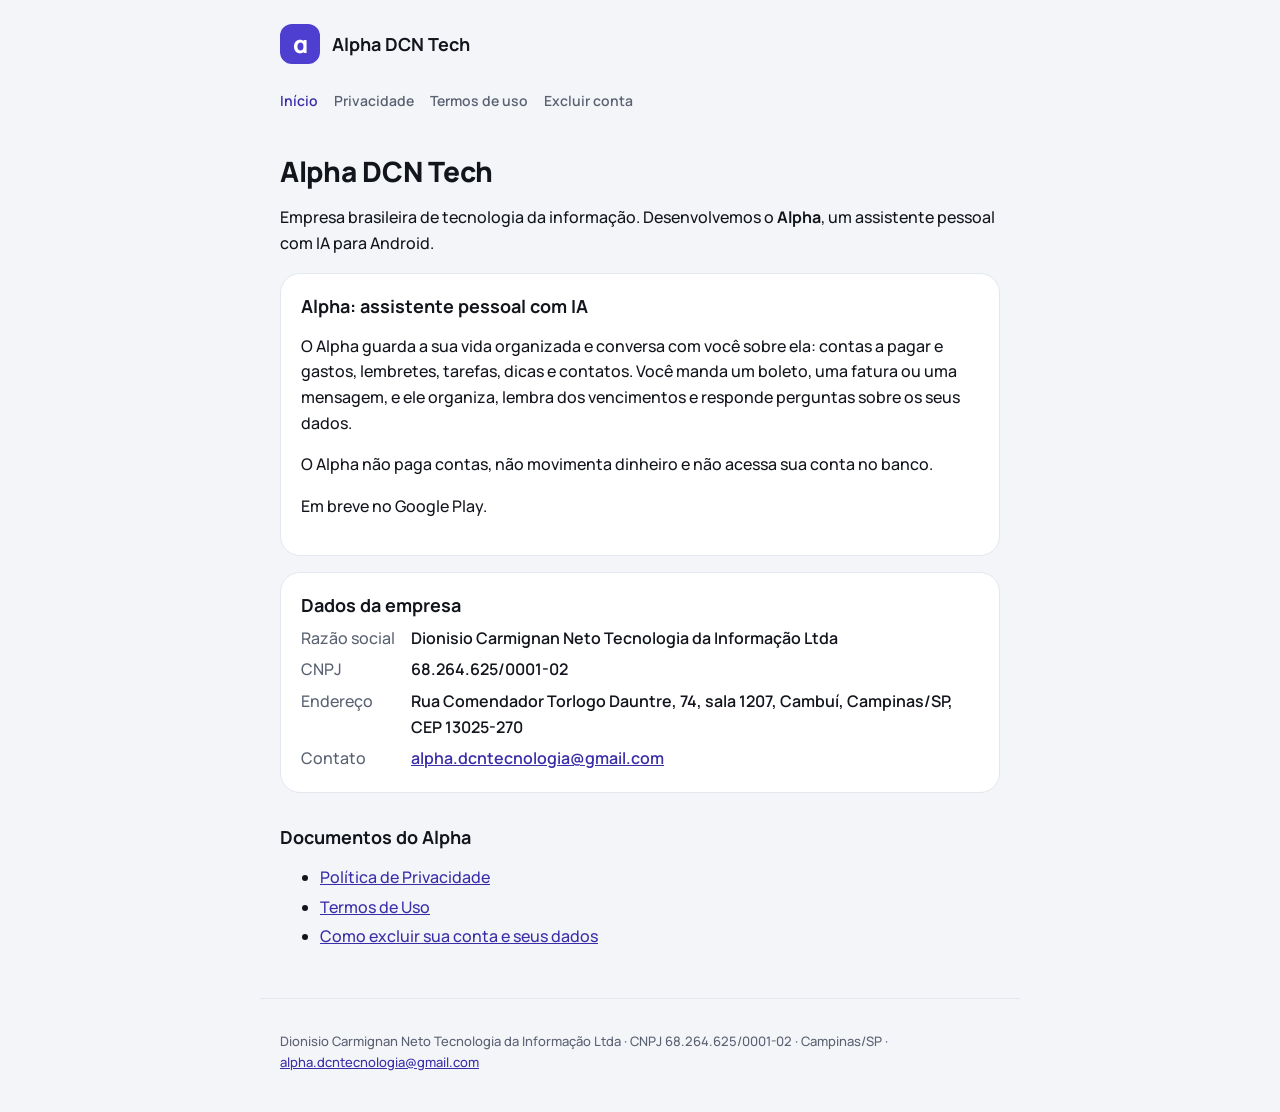
<file: index.html>
<!doctype html>
<html lang="pt-BR">
<head>
<meta charset="utf-8">
<meta name="viewport" content="width=device-width, initial-scale=1">
<title>Alpha DCN Tech</title>
<meta name="description" content="Alpha DCN Tech, empresa que desenvolve o Alpha, assistente pessoal com IA para Android.">
<link rel="preconnect" href="https://fonts.googleapis.com">
<link rel="preconnect" href="https://fonts.gstatic.com" crossorigin>
<link rel="stylesheet" href="https://fonts.googleapis.com/css2?family=Manrope:wght@500;600;700;800&display=swap">
<link rel="stylesheet" href="estilo.css">
</head>
<body>
<header class="topo"><a href="index.html"><span class="marca" aria-hidden="true">α</span>Alpha DCN Tech</a></header>
<nav aria-label="Páginas"><a href="index.html" aria-current="page">Início</a><a href="privacidade.html">Privacidade</a><a href="termos.html">Termos de uso</a><a href="excluir-conta.html">Excluir conta</a></nav>
<main class="conteudo">
<h1>Alpha DCN Tech</h1>
<p>Empresa brasileira de tecnologia da informação. Desenvolvemos o <strong>Alpha</strong>, um assistente pessoal com IA para Android.</p>
<section class="cartao">
<h2 style="margin-top:0">Alpha: assistente pessoal com IA</h2>
<p>O Alpha guarda a sua vida organizada e conversa com você sobre ela: contas a pagar e gastos, lembretes, tarefas, dicas e contatos. Você manda um boleto, uma fatura ou uma mensagem, e ele organiza, lembra dos vencimentos e responde perguntas sobre os seus dados.</p>
<p>O Alpha não paga contas, não movimenta dinheiro e não acessa sua conta no banco.</p>
<p>Em breve no Google Play.</p>
</section>
<section class="cartao">
<h2 style="margin-top:0">Dados da empresa</h2>
<dl>
<dt>Razão social</dt><dd>Dionisio Carmignan Neto Tecnologia da Informação Ltda</dd>
<dt>CNPJ</dt><dd>68.264.625/0001-02</dd>
<dt>Endereço</dt><dd>Rua Comendador Torlogo Dauntre, 74, sala 1207, Cambuí, Campinas/SP, CEP 13025-270</dd>
<dt>Contato</dt><dd><a href="mailto:alpha.dcntecnologia@gmail.com">alpha.dcntecnologia@gmail.com</a></dd>
</dl>
</section>
<section>
<h2>Documentos do Alpha</h2>
<ul>
<li><a href="privacidade.html">Política de Privacidade</a></li>
<li><a href="termos.html">Termos de Uso</a></li>
<li><a href="excluir-conta.html">Como excluir sua conta e seus dados</a></li>
</ul>
</section>
</main>
<footer class="rodape">Dionisio Carmignan Neto Tecnologia da Informação Ltda · CNPJ 68.264.625/0001-02 · Campinas/SP · <a href="mailto:alpha.dcntecnologia@gmail.com">alpha.dcntecnologia@gmail.com</a></footer>
</body>
</html>
</file>
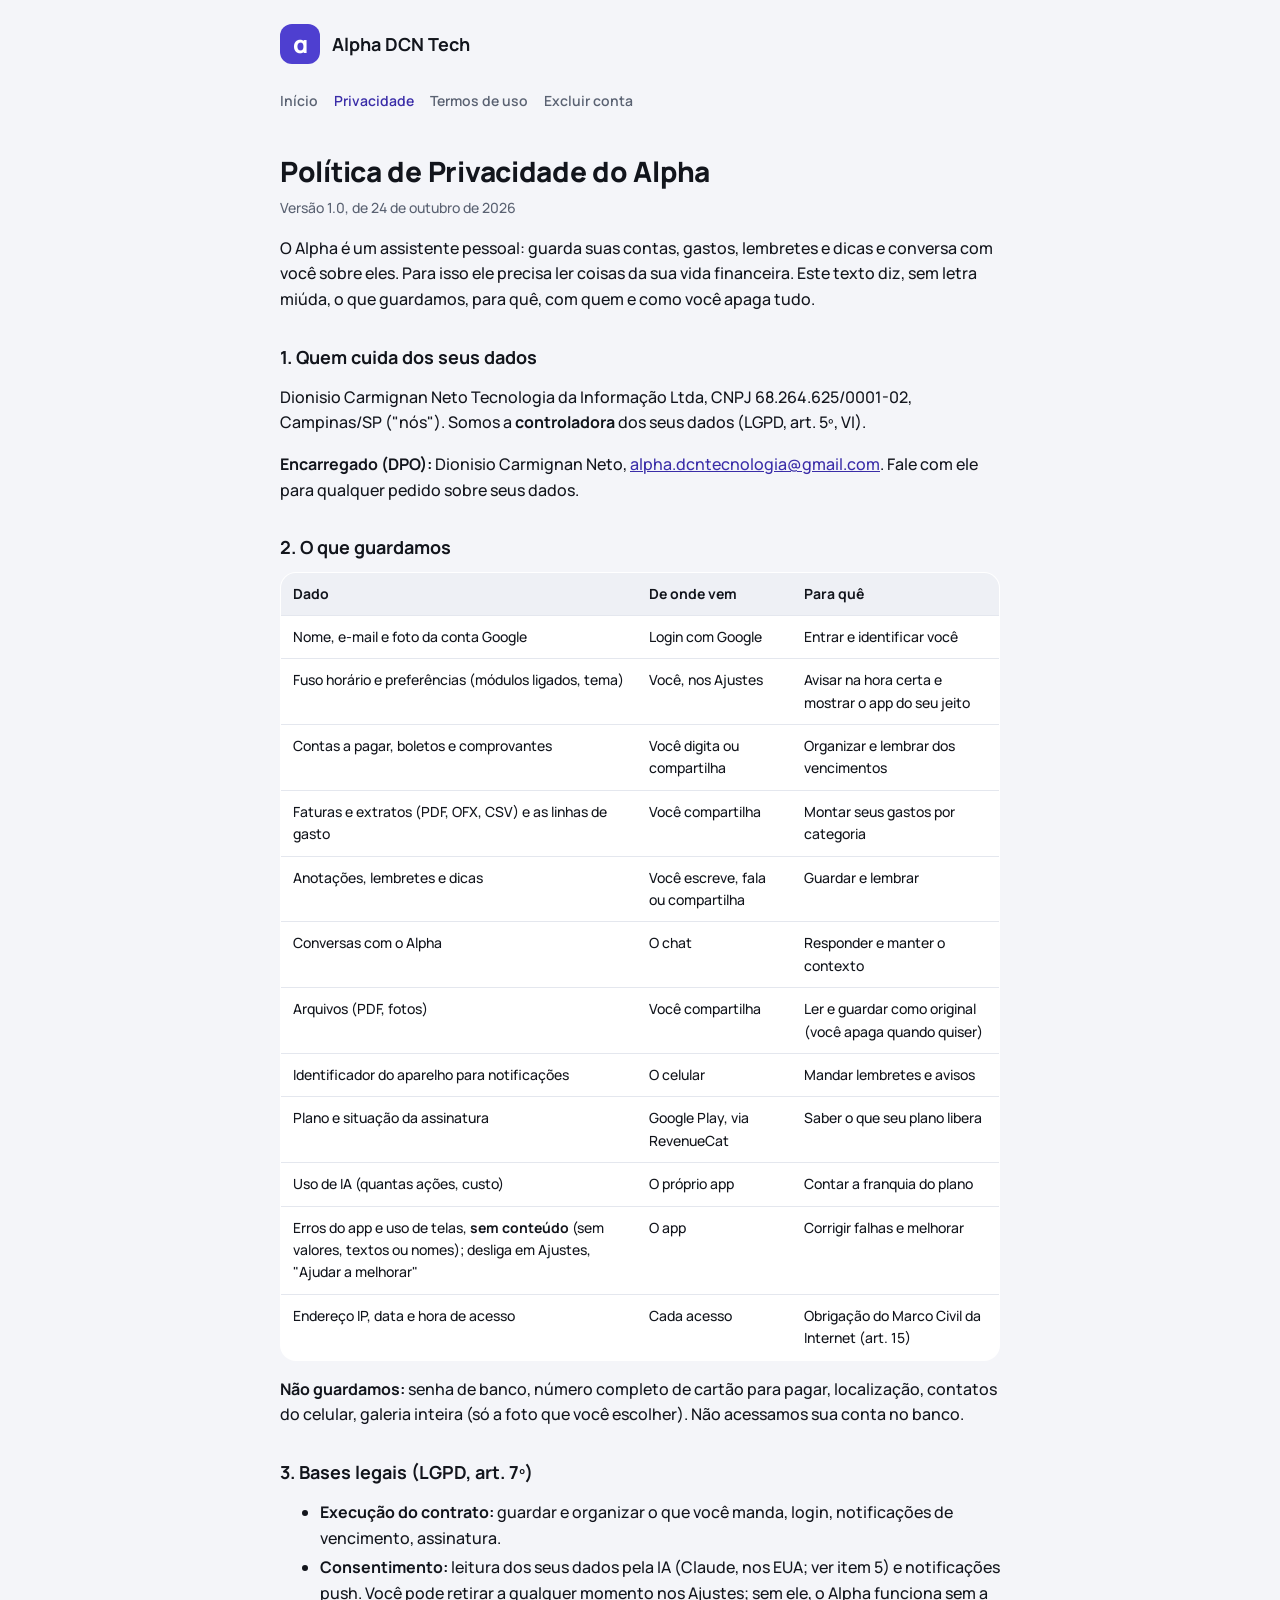
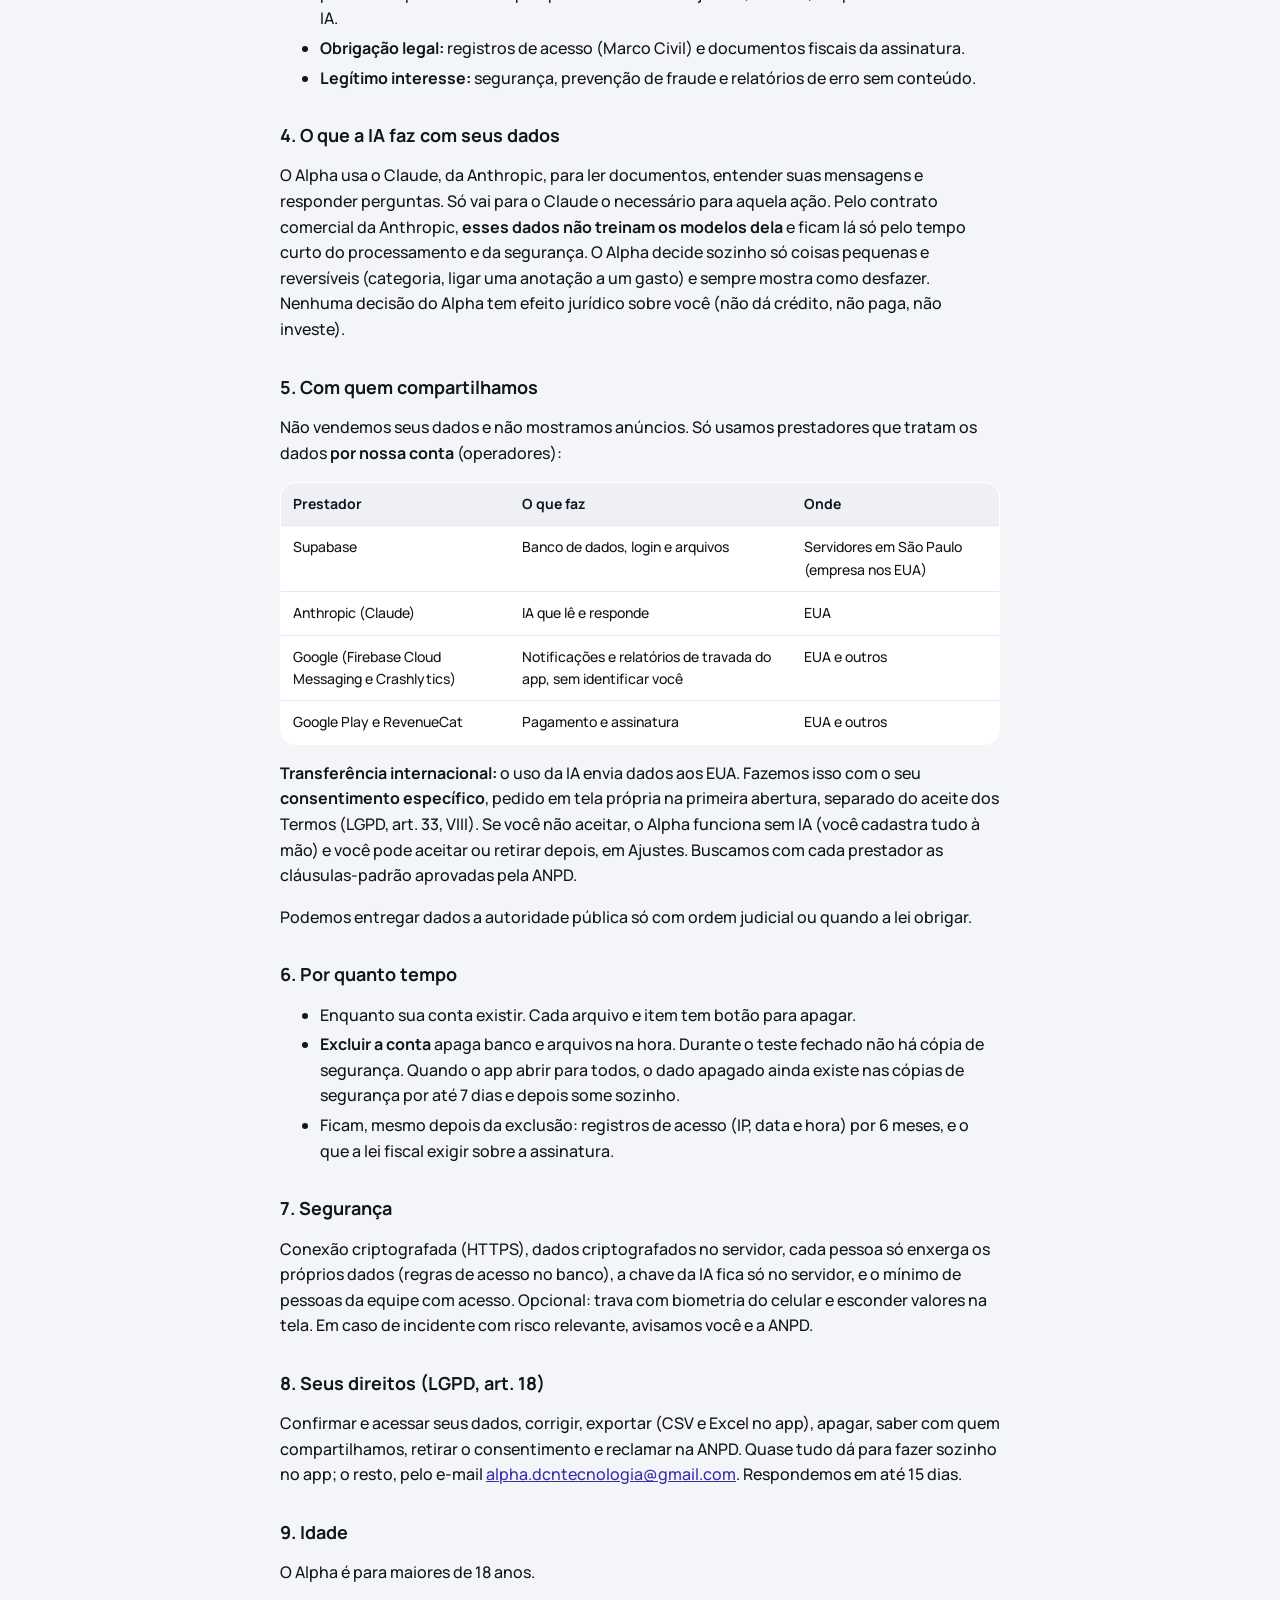
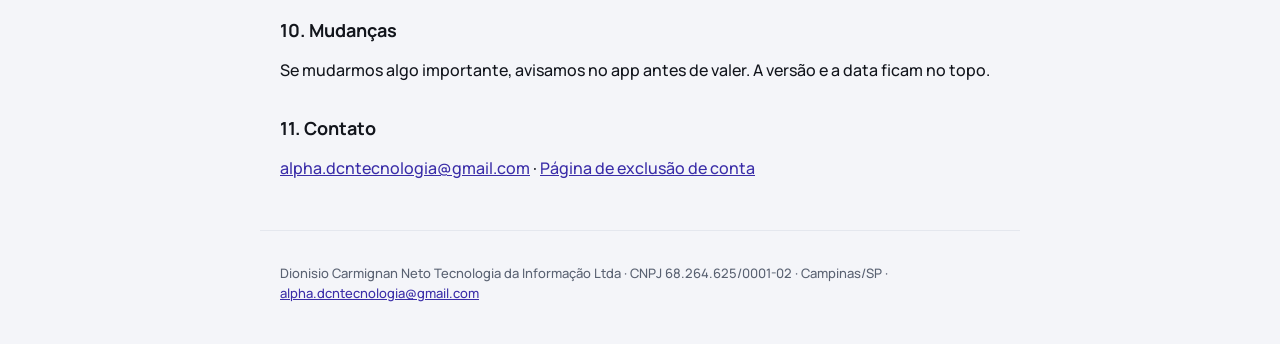
<file: privacidade.html>
<!doctype html>
<html lang="pt-BR">
<head>
<meta charset="utf-8">
<meta name="viewport" content="width=device-width, initial-scale=1">
<title>Privacidade do Alpha</title>
<meta name="description" content="Política de Privacidade do Alpha: o que guardamos, para quê, com quem e como apagar.">
<link rel="preconnect" href="https://fonts.googleapis.com">
<link rel="preconnect" href="https://fonts.gstatic.com" crossorigin>
<link rel="stylesheet" href="https://fonts.googleapis.com/css2?family=Manrope:wght@500;600;700;800&display=swap">
<link rel="stylesheet" href="estilo.css">
</head>
<body>
<header class="topo"><a href="index.html"><span class="marca" aria-hidden="true">α</span>Alpha DCN Tech</a></header>
<nav aria-label="Páginas"><a href="index.html">Início</a><a href="privacidade.html" aria-current="page">Privacidade</a><a href="termos.html">Termos de uso</a><a href="excluir-conta.html">Excluir conta</a></nav>
<main class="conteudo">
<h1>Política de Privacidade do Alpha</h1>
<p class="versao">Versão 1.0, de 24 de outubro de 2026</p>
<p>O Alpha é um assistente pessoal: guarda suas contas, gastos, lembretes e dicas e conversa com você sobre eles. Para isso ele precisa ler coisas da sua vida financeira. Este texto diz, sem letra miúda, o que guardamos, para quê, com quem e como você apaga tudo.</p>
<h2>1. Quem cuida dos seus dados</h2>
<p>Dionisio Carmignan Neto Tecnologia da Informação Ltda, CNPJ 68.264.625/0001-02, Campinas/SP ("nós"). Somos a <strong>controladora</strong> dos seus dados (LGPD, art. 5º, VI).</p>
<p><strong>Encarregado (DPO):</strong> Dionisio Carmignan Neto, <a href="mailto:alpha.dcntecnologia@gmail.com">alpha.dcntecnologia@gmail.com</a>. Fale com ele para qualquer pedido sobre seus dados.</p>
<h2>2. O que guardamos</h2>
<div class="tabela"><table><thead><tr><th>Dado</th><th>De onde vem</th><th>Para quê</th></tr></thead><tbody><tr><td>Nome, e-mail e foto da conta Google</td><td>Login com Google</td><td>Entrar e identificar você</td></tr><tr><td>Fuso horário e preferências (módulos ligados, tema)</td><td>Você, nos Ajustes</td><td>Avisar na hora certa e mostrar o app do seu jeito</td></tr><tr><td>Contas a pagar, boletos e comprovantes</td><td>Você digita ou compartilha</td><td>Organizar e lembrar dos vencimentos</td></tr><tr><td>Faturas e extratos (PDF, OFX, CSV) e as linhas de gasto</td><td>Você compartilha</td><td>Montar seus gastos por categoria</td></tr><tr><td>Anotações, lembretes e dicas</td><td>Você escreve, fala ou compartilha</td><td>Guardar e lembrar</td></tr><tr><td>Conversas com o Alpha</td><td>O chat</td><td>Responder e manter o contexto</td></tr><tr><td>Arquivos (PDF, fotos)</td><td>Você compartilha</td><td>Ler e guardar como original (você apaga quando quiser)</td></tr><tr><td>Identificador do aparelho para notificações</td><td>O celular</td><td>Mandar lembretes e avisos</td></tr><tr><td>Plano e situação da assinatura</td><td>Google Play, via RevenueCat</td><td>Saber o que seu plano libera</td></tr><tr><td>Uso de IA (quantas ações, custo)</td><td>O próprio app</td><td>Contar a franquia do plano</td></tr><tr><td>Erros do app e uso de telas, <strong>sem conteúdo</strong> (sem valores, textos ou nomes); desliga em Ajustes, "Ajudar a melhorar"</td><td>O app</td><td>Corrigir falhas e melhorar</td></tr><tr><td>Endereço IP, data e hora de acesso</td><td>Cada acesso</td><td>Obrigação do Marco Civil da Internet (art. 15)</td></tr></tbody></table></div>
<p><strong>Não guardamos:</strong> senha de banco, número completo de cartão para pagar, localização, contatos do celular, galeria inteira (só a foto que você escolher). Não acessamos sua conta no banco.</p>
<h2>3. Bases legais (LGPD, art. 7º)</h2>
<ul>
<li><strong>Execução do contrato:</strong> guardar e organizar o que você manda, login, notificações de vencimento, assinatura.</li>
<li><strong>Consentimento:</strong> leitura dos seus dados pela IA (Claude, nos EUA; ver item 5) e notificações push. Você pode retirar a qualquer momento nos Ajustes; sem ele, o Alpha funciona sem a IA.</li>
<li><strong>Obrigação legal:</strong> registros de acesso (Marco Civil) e documentos fiscais da assinatura.</li>
<li><strong>Legítimo interesse:</strong> segurança, prevenção de fraude e relatórios de erro sem conteúdo.</li>
</ul>
<h2>4. O que a IA faz com seus dados</h2>
<p>O Alpha usa o Claude, da Anthropic, para ler documentos, entender suas mensagens e responder perguntas. Só vai para o Claude o necessário para aquela ação. Pelo contrato comercial da Anthropic, <strong>esses dados não treinam os modelos dela</strong> e ficam lá só pelo tempo curto do processamento e da segurança. O Alpha decide sozinho só coisas pequenas e reversíveis (categoria, ligar uma anotação a um gasto) e sempre mostra como desfazer. Nenhuma decisão do Alpha tem efeito jurídico sobre você (não dá crédito, não paga, não investe).</p>
<h2>5. Com quem compartilhamos</h2>
<p>Não vendemos seus dados e não mostramos anúncios. Só usamos prestadores que tratam os dados <strong>por nossa conta</strong> (operadores):</p>
<div class="tabela"><table><thead><tr><th>Prestador</th><th>O que faz</th><th>Onde</th></tr></thead><tbody><tr><td>Supabase</td><td>Banco de dados, login e arquivos</td><td>Servidores em São Paulo (empresa nos EUA)</td></tr><tr><td>Anthropic (Claude)</td><td>IA que lê e responde</td><td>EUA</td></tr><tr><td>Google (Firebase Cloud Messaging e Crashlytics)</td><td>Notificações e relatórios de travada do app, sem identificar você</td><td>EUA e outros</td></tr><tr><td>Google Play e RevenueCat</td><td>Pagamento e assinatura</td><td>EUA e outros</td></tr></tbody></table></div>
<p><strong>Transferência internacional:</strong> o uso da IA envia dados aos EUA. Fazemos isso com o seu <strong>consentimento específico</strong>, pedido em tela própria na primeira abertura, separado do aceite dos Termos (LGPD, art. 33, VIII). Se você não aceitar, o Alpha funciona sem IA (você cadastra tudo à mão) e você pode aceitar ou retirar depois, em Ajustes. Buscamos com cada prestador as cláusulas-padrão aprovadas pela ANPD.</p>
<p>Podemos entregar dados a autoridade pública só com ordem judicial ou quando a lei obrigar.</p>
<h2>6. Por quanto tempo</h2>
<ul>
<li>Enquanto sua conta existir. Cada arquivo e item tem botão para apagar.</li>
<li><strong>Excluir a conta</strong> apaga banco e arquivos na hora. Durante o teste fechado não há cópia de segurança. Quando o app abrir para todos, o dado apagado ainda existe nas cópias de segurança por até 7 dias e depois some sozinho.</li>
<li>Ficam, mesmo depois da exclusão: registros de acesso (IP, data e hora) por 6 meses, e o que a lei fiscal exigir sobre a assinatura.</li>
</ul>
<h2>7. Segurança</h2>
<p>Conexão criptografada (HTTPS), dados criptografados no servidor, cada pessoa só enxerga os próprios dados (regras de acesso no banco), a chave da IA fica só no servidor, e o mínimo de pessoas da equipe com acesso. Opcional: trava com biometria do celular e esconder valores na tela. Em caso de incidente com risco relevante, avisamos você e a ANPD.</p>
<h2>8. Seus direitos (LGPD, art. 18)</h2>
<p>Confirmar e acessar seus dados, corrigir, exportar (CSV e Excel no app), apagar, saber com quem compartilhamos, retirar o consentimento e reclamar na ANPD. Quase tudo dá para fazer sozinho no app; o resto, pelo e-mail <a href="mailto:alpha.dcntecnologia@gmail.com">alpha.dcntecnologia@gmail.com</a>. Respondemos em até 15 dias.</p>
<h2>9. Idade</h2>
<p>O Alpha é para maiores de 18 anos.</p>
<h2>10. Mudanças</h2>
<p>Se mudarmos algo importante, avisamos no app antes de valer. A versão e a data ficam no topo.</p>
<h2>11. Contato</h2>
<p><a href="mailto:alpha.dcntecnologia@gmail.com">alpha.dcntecnologia@gmail.com</a> · <a href="excluir-conta.html">Página de exclusão de conta</a></p>
</main>
<footer class="rodape">Dionisio Carmignan Neto Tecnologia da Informação Ltda · CNPJ 68.264.625/0001-02 · Campinas/SP · <a href="mailto:alpha.dcntecnologia@gmail.com">alpha.dcntecnologia@gmail.com</a></footer>
</body>
</html>
</file>
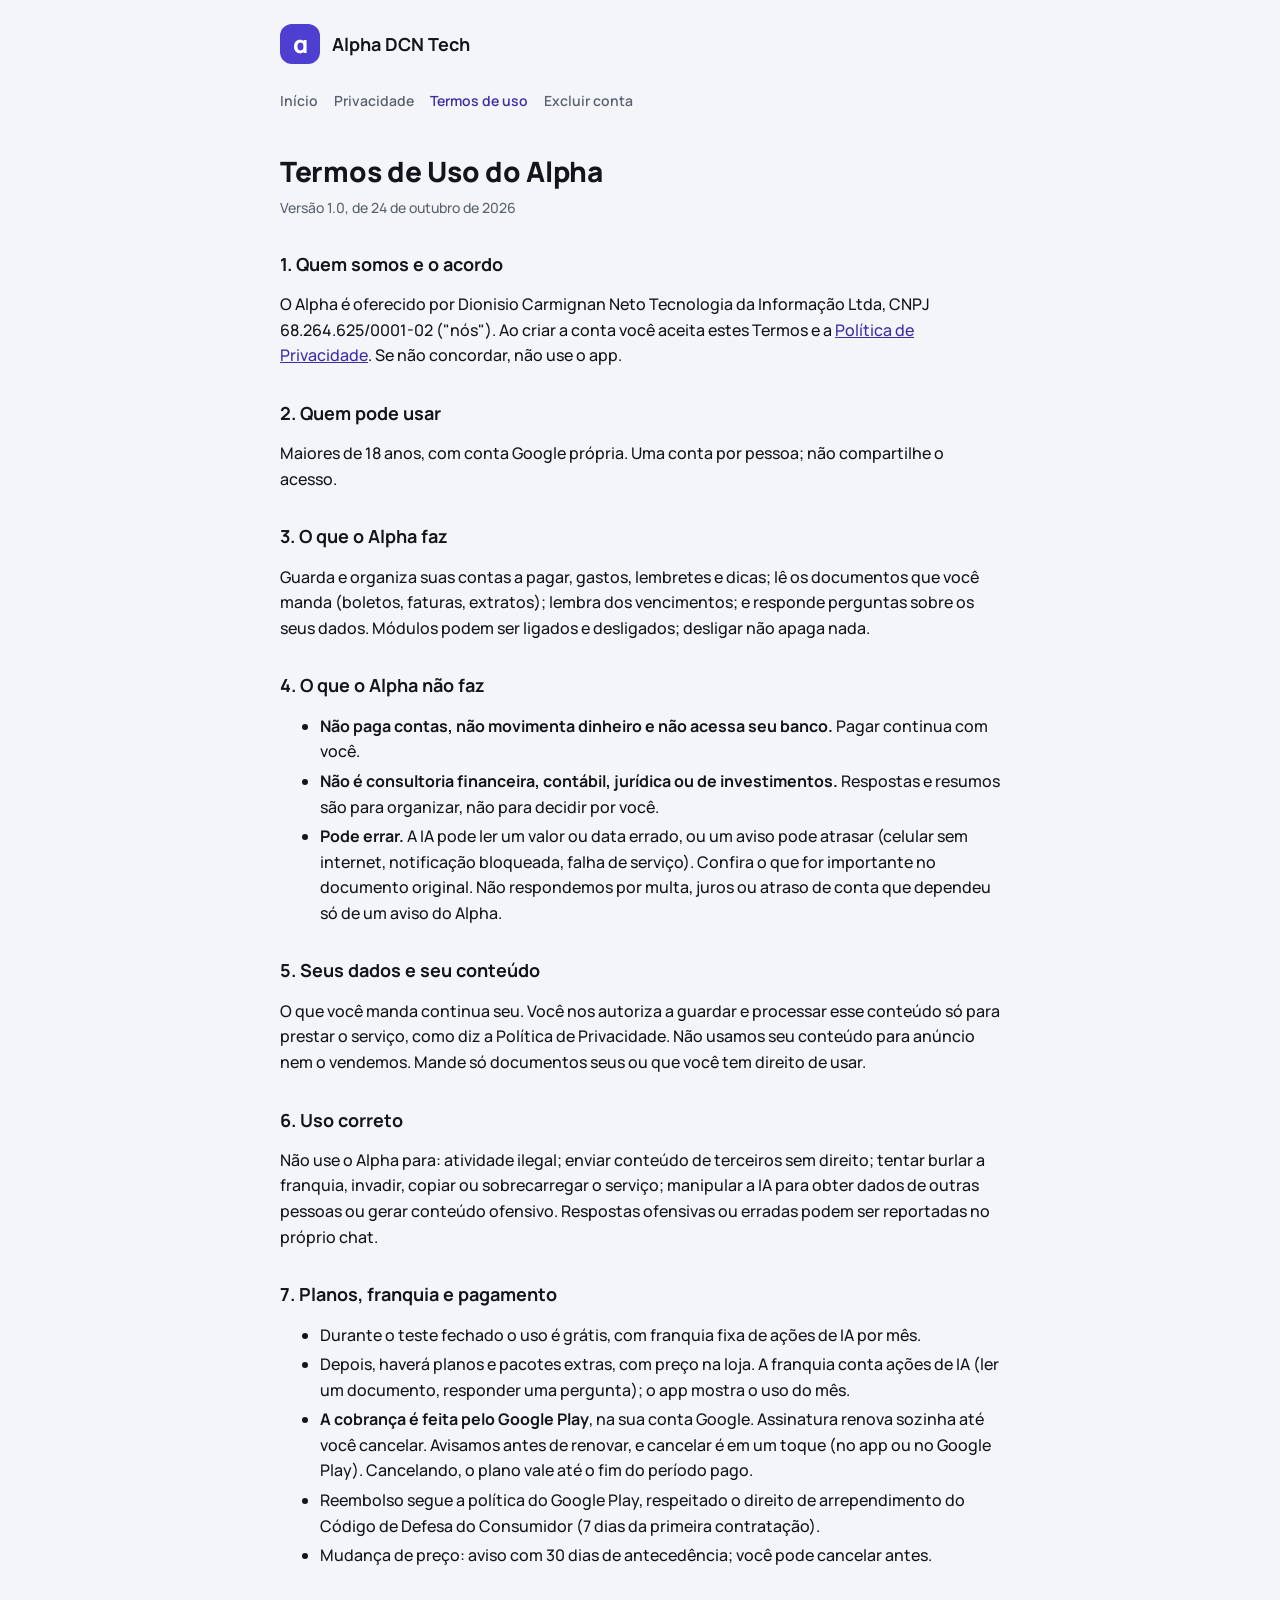
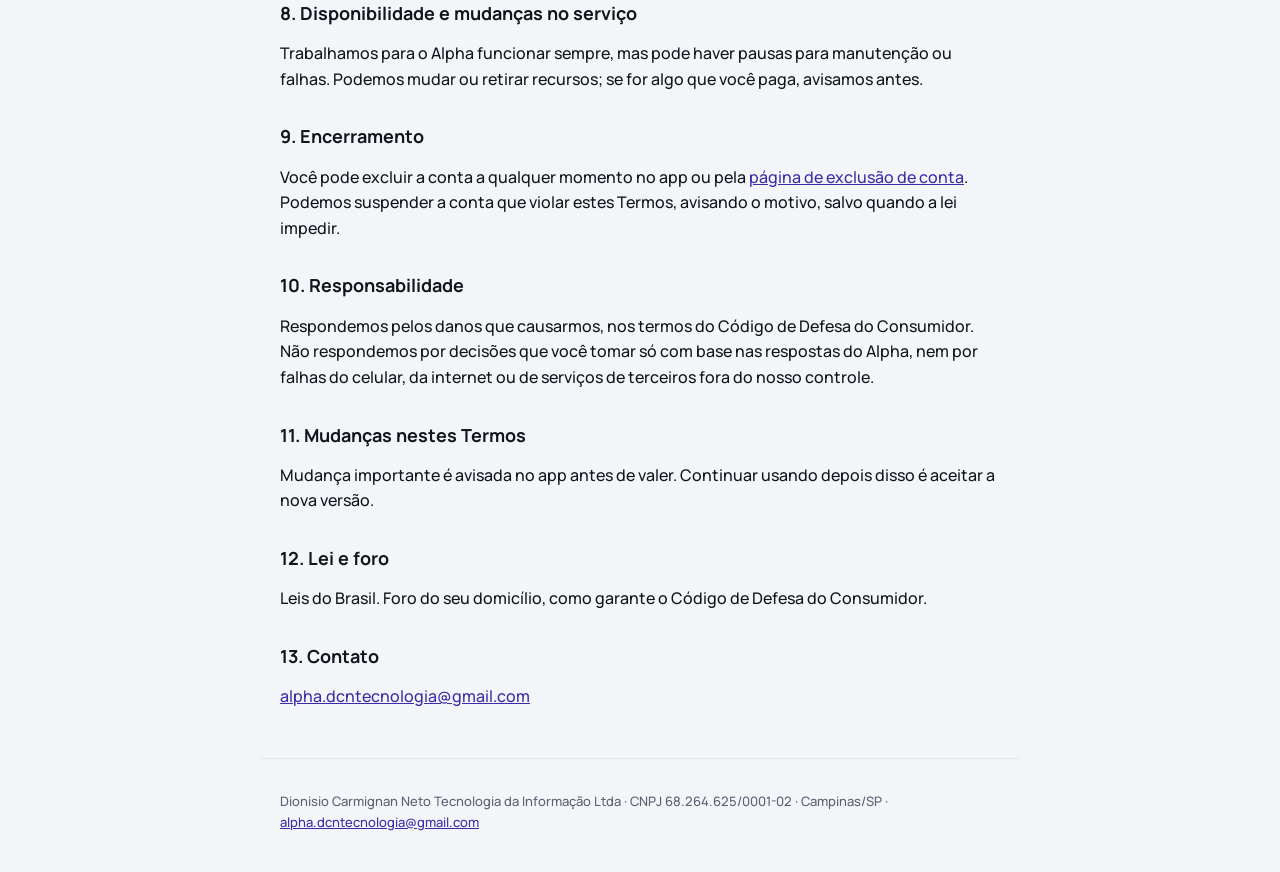
<file: termos.html>
<!doctype html>
<html lang="pt-BR">
<head>
<meta charset="utf-8">
<meta name="viewport" content="width=device-width, initial-scale=1">
<title>Termos do Alpha</title>
<meta name="description" content="Termos de Uso do Alpha.">
<link rel="preconnect" href="https://fonts.googleapis.com">
<link rel="preconnect" href="https://fonts.gstatic.com" crossorigin>
<link rel="stylesheet" href="https://fonts.googleapis.com/css2?family=Manrope:wght@500;600;700;800&display=swap">
<link rel="stylesheet" href="estilo.css">
</head>
<body>
<header class="topo"><a href="index.html"><span class="marca" aria-hidden="true">α</span>Alpha DCN Tech</a></header>
<nav aria-label="Páginas"><a href="index.html">Início</a><a href="privacidade.html">Privacidade</a><a href="termos.html" aria-current="page">Termos de uso</a><a href="excluir-conta.html">Excluir conta</a></nav>
<main class="conteudo">
<h1>Termos de Uso do Alpha</h1>
<p class="versao">Versão 1.0, de 24 de outubro de 2026</p>
<h2>1. Quem somos e o acordo</h2>
<p>O Alpha é oferecido por Dionisio Carmignan Neto Tecnologia da Informação Ltda, CNPJ 68.264.625/0001-02 ("nós"). Ao criar a conta você aceita estes Termos e a <a href="privacidade.html">Política de Privacidade</a>. Se não concordar, não use o app.</p>
<h2>2. Quem pode usar</h2>
<p>Maiores de 18 anos, com conta Google própria. Uma conta por pessoa; não compartilhe o acesso.</p>
<h2>3. O que o Alpha faz</h2>
<p>Guarda e organiza suas contas a pagar, gastos, lembretes e dicas; lê os documentos que você manda (boletos, faturas, extratos); lembra dos vencimentos; e responde perguntas sobre os seus dados. Módulos podem ser ligados e desligados; desligar não apaga nada.</p>
<h2>4. O que o Alpha não faz</h2>
<ul>
<li><strong>Não paga contas, não movimenta dinheiro e não acessa seu banco.</strong> Pagar continua com você.</li>
<li><strong>Não é consultoria financeira, contábil, jurídica ou de investimentos.</strong> Respostas e resumos são para organizar, não para decidir por você.</li>
<li><strong>Pode errar.</strong> A IA pode ler um valor ou data errado, ou um aviso pode atrasar (celular sem internet, notificação bloqueada, falha de serviço). Confira o que for importante no documento original. Não respondemos por multa, juros ou atraso de conta que dependeu só de um aviso do Alpha.</li>
</ul>
<h2>5. Seus dados e seu conteúdo</h2>
<p>O que você manda continua seu. Você nos autoriza a guardar e processar esse conteúdo só para prestar o serviço, como diz a Política de Privacidade. Não usamos seu conteúdo para anúncio nem o vendemos. Mande só documentos seus ou que você tem direito de usar.</p>
<h2>6. Uso correto</h2>
<p>Não use o Alpha para: atividade ilegal; enviar conteúdo de terceiros sem direito; tentar burlar a franquia, invadir, copiar ou sobrecarregar o serviço; manipular a IA para obter dados de outras pessoas ou gerar conteúdo ofensivo. Respostas ofensivas ou erradas podem ser reportadas no próprio chat.</p>
<h2>7. Planos, franquia e pagamento</h2>
<ul>
<li>Durante o teste fechado o uso é grátis, com franquia fixa de ações de IA por mês.</li>
<li>Depois, haverá planos e pacotes extras, com preço na loja. A franquia conta ações de IA (ler um documento, responder uma pergunta); o app mostra o uso do mês.</li>
<li><strong>A cobrança é feita pelo Google Play</strong>, na sua conta Google. Assinatura renova sozinha até você cancelar. Avisamos antes de renovar, e cancelar é em um toque (no app ou no Google Play). Cancelando, o plano vale até o fim do período pago.</li>
<li>Reembolso segue a política do Google Play, respeitado o direito de arrependimento do Código de Defesa do Consumidor (7 dias da primeira contratação).</li>
<li>Mudança de preço: aviso com 30 dias de antecedência; você pode cancelar antes.</li>
</ul>
<h2>8. Disponibilidade e mudanças no serviço</h2>
<p>Trabalhamos para o Alpha funcionar sempre, mas pode haver pausas para manutenção ou falhas. Podemos mudar ou retirar recursos; se for algo que você paga, avisamos antes.</p>
<h2>9. Encerramento</h2>
<p>Você pode excluir a conta a qualquer momento no app ou pela <a href="excluir-conta.html">página de exclusão de conta</a>. Podemos suspender a conta que violar estes Termos, avisando o motivo, salvo quando a lei impedir.</p>
<h2>10. Responsabilidade</h2>
<p>Respondemos pelos danos que causarmos, nos termos do Código de Defesa do Consumidor. Não respondemos por decisões que você tomar só com base nas respostas do Alpha, nem por falhas do celular, da internet ou de serviços de terceiros fora do nosso controle.</p>
<h2>11. Mudanças nestes Termos</h2>
<p>Mudança importante é avisada no app antes de valer. Continuar usando depois disso é aceitar a nova versão.</p>
<h2>12. Lei e foro</h2>
<p>Leis do Brasil. Foro do seu domicílio, como garante o Código de Defesa do Consumidor.</p>
<h2>13. Contato</h2>
<p><a href="mailto:alpha.dcntecnologia@gmail.com">alpha.dcntecnologia@gmail.com</a></p>
</main>
<footer class="rodape">Dionisio Carmignan Neto Tecnologia da Informação Ltda · CNPJ 68.264.625/0001-02 · Campinas/SP · <a href="mailto:alpha.dcntecnologia@gmail.com">alpha.dcntecnologia@gmail.com</a></footer>
</body>
</html>
</file>
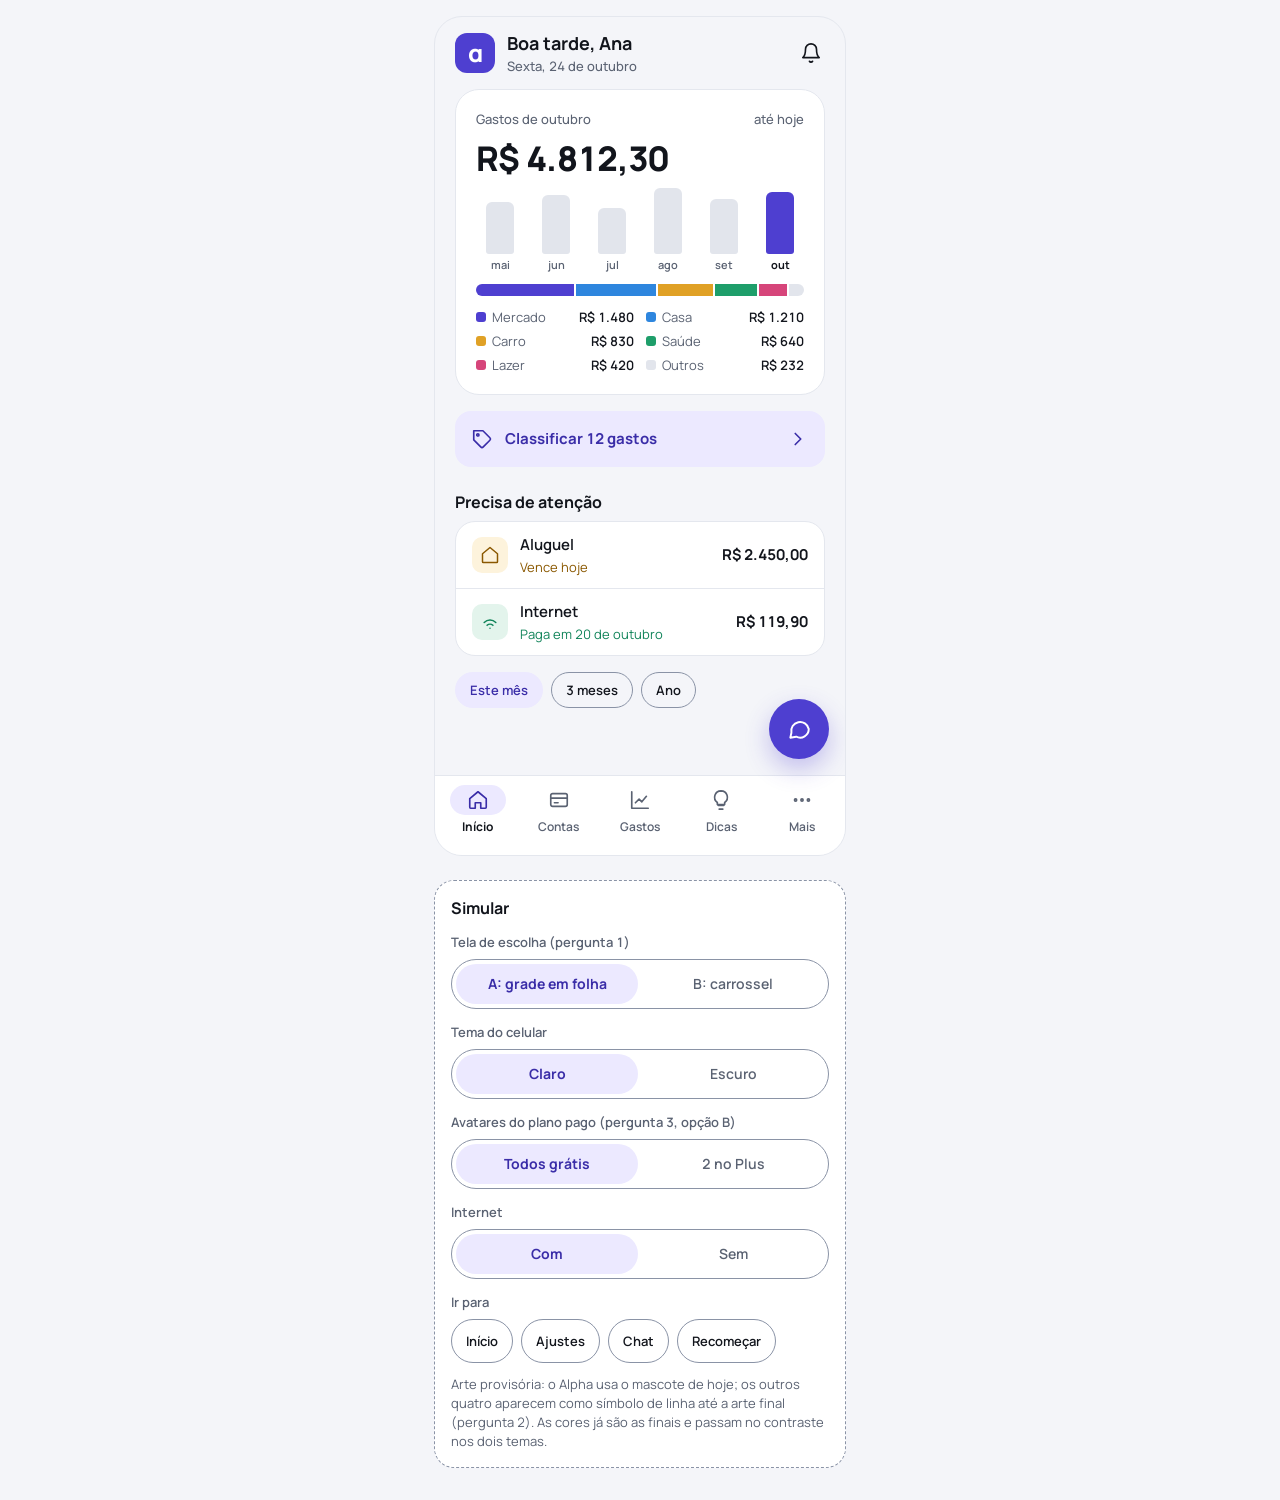
<file: prototipos/A52-temas-com-avatar.html>
<!DOCTYPE html>
<html lang="pt-BR">
<head>
<meta charset="utf-8">
<meta name="viewport" content="width=device-width, initial-scale=1, viewport-fit=cover">
<title>Alpha: temas com avatar</title>
<meta name="claude:viewport-fit-sides" content="cover">
<link rel="stylesheet" href="https://fonts.googleapis.com/css2?family=Manrope:wght@500;600;700;800&display=swap">
<style>
/* Protótipo A52: um celular de 412 px no centro, painel de simulação embaixo (rola com a página).
   Tokens do Alpha Design System (Grafite). O avatar troca só destaque, destaque-texto, destaque-suave,
   destaque-forte, aviso-acao, sombra-flutuante, o tom do fundo e cat-1 a cat-5; estado, textos e linhas ficam. */
:root{
  --fundo:#F4F5F9;--superficie:#FFFFFF;--superficie-2:#EEF0F5;--barra:#FFFFFF;--linha:#E4E7EE;--linha-controle:#8A93A6;
  --texto:#12151C;--texto-2:#5A6272;--destaque:#4E3FD0;--destaque-texto:#FFFFFF;--destaque-suave:#ECE9FF;--destaque-forte:#3A2DA8;
  --aviso-acao:#B3A9FF;--bom:#11845A;--bom-suave:#E3F4EC;--atencao:#8A5800;--atencao-suave:#FDF3DC;--erro:#B42323;--erro-suave:#FCEBEB;
  --sombra-flutuante:0 10px 24px rgba(78,63,208,0.30);--veu:rgba(18,21,28,0.45);
  --font-sans:Manrope,"Segoe UI",system-ui,sans-serif;
  --espaco-1:4px;--espaco-2:8px;--espaco-3:12px;--espaco-4:16px;--espaco-5:20px;--espaco-6:24px;--espaco-8:32px;
  --raio-sm:10px;--raio-md:16px;--raio-lg:20px;--raio-xl:24px;--raio-pill:999px;
  --alvo-toque:44px;--icone:22px;--poco-icone:36px;--botao-chat:60px;--barra-nav:80px;
}
@media (prefers-color-scheme: dark){:root:not([data-theme="light"]){
  --fundo:#0D1015;--superficie:#161A21;--superficie-2:#1E232C;--barra:#12161C;--linha:#262C36;--linha-controle:#69738A;
  --texto:#EEF1F6;--texto-2:#A3ACBA;--destaque:#8B7CFF;--destaque-texto:#0D1015;--destaque-suave:#8B7CFF2E;--destaque-forte:#B3A9FF;
  --aviso-acao:#3A2DA8;--bom:#3DD68C;--bom-suave:#3DD68C24;--atencao:#F5B946;--atencao-suave:#F5B94624;--erro:#FF8A8A;--erro-suave:#FF6B6B24;
  --sombra-flutuante:0 10px 28px rgba(0,0,0,0.5);--veu:rgba(0,0,0,0.6);color-scheme:dark}}
:root[data-theme="dark"]{
  --fundo:#0D1015;--superficie:#161A21;--superficie-2:#1E232C;--barra:#12161C;--linha:#262C36;--linha-controle:#69738A;
  --texto:#EEF1F6;--texto-2:#A3ACBA;--destaque:#8B7CFF;--destaque-texto:#0D1015;--destaque-suave:#8B7CFF2E;--destaque-forte:#B3A9FF;
  --aviso-acao:#3A2DA8;--bom:#3DD68C;--bom-suave:#3DD68C24;--atencao:#F5B946;--atencao-suave:#F5B94624;--erro:#FF8A8A;--erro-suave:#FF6B6B24;
  --sombra-flutuante:0 10px 28px rgba(0,0,0,0.5);--veu:rgba(0,0,0,0.6);color-scheme:dark}
/* Base do celular por tema; o avatar entra por cima, com variáveis na própria .cel (ou num pedaço de prévia) */
.cel[data-t="claro"],.mini[data-t="claro"]{
  --fundo:#F4F5F9;--superficie:#FFFFFF;--superficie-2:#EEF0F5;--barra:#FFFFFF;--linha:#E4E7EE;--linha-controle:#8A93A6;
  --texto:#12151C;--texto-2:#5A6272;--bom:#11845A;--bom-suave:#E3F4EC;--atencao:#8A5800;--atencao-suave:#FDF3DC;--erro:#B42323;--erro-suave:#FCEBEB;
  --veu:rgba(18,21,28,0.45);--cat-outros:#E2E5EC;color-scheme:light}
.cel[data-t="escuro"],.mini[data-t="escuro"]{
  --fundo:#0D1015;--superficie:#161A21;--superficie-2:#1E232C;--barra:#12161C;--linha:#262C36;--linha-controle:#69738A;
  --texto:#EEF1F6;--texto-2:#A3ACBA;--bom:#3DD68C;--bom-suave:#3DD68C24;--atencao:#F5B946;--atencao-suave:#F5B94624;--erro:#FF8A8A;--erro-suave:#FF6B6B24;
  --veu:rgba(0,0,0,0.6);--cat-outros:#2A303B;color-scheme:dark}

*{box-sizing:border-box}
[hidden]{display:none!important}
html,body{overflow-x:hidden}
body{margin:0;background:var(--fundo);color:var(--texto);font-family:var(--font-sans);font-size:15px;line-height:22px;font-variant-numeric:tabular-nums;
  padding-left:max(16px,env(safe-area-inset-left,0px));padding-right:max(16px,env(safe-area-inset-right,0px));padding-block:16px 32px}
button{font:inherit;color:inherit;cursor:pointer;-webkit-tap-highlight-color:transparent}
:focus-visible{outline:3px solid var(--destaque-forte);outline-offset:2px}
svg.i{width:var(--icone);height:var(--icone);flex:none}

.pagina{max-width:412px;margin:0 auto;display:flex;flex-direction:column;gap:var(--espaco-6)}
.cel{position:relative;width:100%;height:min(840px,calc(100svh - 32px));min-height:620px;background:var(--fundo);color:var(--texto);
  border:1px solid var(--linha);border-radius:28px;overflow:hidden;display:flex;flex-direction:column;transition:background .25s}
@media (prefers-reduced-motion:reduce){.cel{transition:none}}
.tela{flex:1;display:flex;flex-direction:column;min-height:0}

.titulo-tela{font-size:22px;line-height:28px;font-weight:700;margin:0}
.saudacao{font-size:18px;line-height:24px;font-weight:700;margin:0}
.titulo-secao{font-size:16px;line-height:22px;font-weight:700;margin:0}
.legenda{font-size:13px;line-height:18px;font-weight:500;color:var(--texto-2);margin:0}
.numero-hero{font-size:34px;line-height:36px;font-weight:800;letter-spacing:-.02em;margin:0}

.topo{display:flex;align-items:center;gap:4px;min-height:60px;padding:8px 12px 0 4px}
.topo .titulo-tela{flex:1;min-width:0}
.topo.inicio{padding:12px 12px 0 20px;gap:12px}
.topo.inicio .t{flex:1}
.icone-btn{width:var(--alvo-toque);height:var(--alvo-toque);border:0;background:transparent;border-radius:var(--raio-pill);display:flex;align-items:center;justify-content:center;color:var(--texto);flex:none}
.corpo{flex:1;min-height:0;overflow-y:auto;overflow-x:hidden;padding:12px 20px 24px;display:flex;flex-direction:column;gap:var(--espaco-4)}
.corpo>*{min-width:0}
.corpo.com-nav{padding-bottom:110px}
.secao{display:flex;flex-direction:column;gap:var(--espaco-2);margin-top:var(--espaco-2)}

.btn{min-height:var(--alvo-toque);padding:0 20px;border-radius:var(--raio-pill);font-size:15px;font-weight:700;display:flex;align-items:center;justify-content:center;gap:10px;width:100%;border:0}
.btn.principal{background:var(--destaque);color:var(--destaque-texto);min-height:52px}
.btn.secundario{background:transparent;color:var(--texto);border:1.5px solid var(--linha-controle)}
.btn.texto{background:transparent;color:var(--destaque-forte);width:auto;padding:0 12px}

.marca{width:40px;height:40px;border-radius:12px;background:var(--destaque);color:var(--destaque-texto);display:flex;align-items:center;justify-content:center;font-weight:800;font-size:24px;line-height:1;flex:none}

/* Cartão de resumo e gráficos */
.resumo{background:var(--superficie);border:1px solid var(--linha);border-radius:var(--raio-xl);padding:var(--espaco-5);display:flex;flex-direction:column;gap:var(--espaco-3)}
.resumo .linha-topo{display:flex;justify-content:space-between;align-items:baseline;gap:8px}
.barras{display:grid;grid-template-columns:repeat(6,minmax(0,1fr));gap:8px;align-items:end;height:84px}
.barras div{display:flex;flex-direction:column;align-items:center;gap:4px;min-width:0;height:100%;justify-content:flex-end}
.barras i{display:block;width:100%;max-width:28px;border-radius:6px 6px 3px 3px;background:var(--cat-outros)}
.barras .atual i{background:var(--destaque)}
.barras span{font-size:11px;line-height:14px;font-weight:600;color:var(--texto-2)}
.barras .atual span{color:var(--texto);font-weight:700}
.empilha{display:flex;height:12px;border-radius:var(--raio-pill);overflow:hidden;gap:2px}
.empilha i{display:block;height:100%}
.legendas{display:grid;grid-template-columns:repeat(2,minmax(0,1fr));gap:6px 12px}
.legendas span{display:flex;align-items:center;gap:6px;font-size:13px;line-height:18px;color:var(--texto-2);min-width:0}
.legendas b{font-weight:600;color:var(--texto);margin-left:auto;white-space:nowrap}
.legendas em{font-style:normal;min-width:0;overflow:hidden;text-overflow:ellipsis;white-space:nowrap}
.legendas i{width:10px;height:10px;border-radius:3px;flex:none}

/* Listas */
.lista{border-radius:var(--raio-lg);background:var(--superficie);border:1px solid var(--linha);display:flex;flex-direction:column;overflow:hidden}
.linha{display:flex;align-items:center;gap:var(--espaco-3);padding:12px var(--espaco-4);min-height:64px;border:0;border-bottom:1px solid var(--linha);background:transparent;text-align:left;width:100%;color:var(--texto)}
.linha:last-child{border-bottom:0}
.poco{width:var(--poco-icone);height:var(--poco-icone);border-radius:var(--raio-sm);display:flex;align-items:center;justify-content:center;flex:none;background:var(--superficie-2);color:var(--texto-2)}
.poco svg{width:20px;height:20px}
.poco.bom{background:var(--bom-suave);color:var(--bom)}
.poco.atencao{background:var(--atencao-suave);color:var(--atencao)}
.t{flex:1;display:flex;flex-direction:column;gap:2px;min-width:0}
.t b{font-size:15px;line-height:22px;font-weight:600}
.t span{font-size:13px;line-height:18px;color:var(--texto-2)}
.t span.a{color:var(--atencao)}
.t span.b{color:var(--bom)}
.v{font-size:15px;font-weight:700;white-space:nowrap}
.seta{color:var(--texto-2)}

.chips{display:flex;gap:var(--espaco-2);flex-wrap:wrap}
.chip{min-height:36px;padding:0 14px;border-radius:var(--raio-pill);border:1.5px solid var(--linha-controle);background:transparent;font-size:13px;font-weight:600;display:inline-flex;align-items:center;gap:6px;color:var(--texto)}
.chip.on{background:var(--destaque-suave);border-color:transparent;color:var(--destaque-forte)}
.atalho{display:flex;align-items:center;gap:12px;padding:12px 16px;border-radius:var(--raio-md);background:var(--destaque-suave);color:var(--destaque-forte);border:0;width:100%;text-align:left;min-height:56px}
.atalho b{flex:1;font-weight:700}

/* Barra de baixo e botão de chat */
.nav{position:absolute;left:0;right:0;bottom:0;height:var(--barra-nav);background:var(--barra);border-top:1px solid var(--linha);display:grid;grid-template-columns:repeat(5,minmax(0,1fr));padding:8px 2px 12px;z-index:3}
.nav button{border:0;background:transparent;display:flex;flex-direction:column;align-items:center;gap:4px;font-size:12px;line-height:16px;font-weight:600;color:var(--texto-2);min-width:0}
.nav .pil{width:56px;height:30px;border-radius:var(--raio-pill);display:flex;align-items:center;justify-content:center}
.nav [aria-current="page"]{color:var(--texto);font-weight:700}
.nav [aria-current="page"] .pil{background:var(--destaque-suave);color:var(--destaque-forte)}
.fab{position:absolute;right:16px;bottom:calc(var(--barra-nav) + 16px);width:var(--botao-chat);height:var(--botao-chat);border-radius:50%;border:0;background:var(--destaque);color:var(--destaque-texto);box-shadow:var(--sombra-flutuante);display:flex;align-items:center;justify-content:center;z-index:3}
.fab svg{width:26px;height:26px}

/* Avatar (componente novo: Avatar). Alpha usa o mascote; os outros, arte provisória (símbolo de linha) */
.av{border-radius:50%;background:var(--destaque-suave);color:var(--destaque-forte);display:flex;align-items:center;justify-content:center;flex:none;overflow:hidden}
.av img{width:100%;height:100%;object-fit:contain;padding:10%}
.av svg{width:58%;height:58%}
.av.alpha{background:var(--superficie-2)}

/* Linha do avatar em Ajustes */
.linha-av .av{width:48px;height:48px}

/* Controle segmentado */
.seg{display:grid;grid-template-columns:repeat(3,minmax(0,1fr));gap:4px;padding:4px;border-radius:var(--raio-pill);border:1.5px solid var(--linha-controle);background:var(--superficie)}
.seg button{min-height:40px;border:0;border-radius:var(--raio-pill);background:transparent;font-size:14px;font-weight:600;color:var(--texto-2);min-width:0}
.seg button[aria-checked="true"]{background:var(--destaque-suave);color:var(--destaque-forte);font-weight:700}

/* Folha (componente Folha) */
.veu{position:absolute;inset:0;background:var(--veu);z-index:5;display:flex;align-items:flex-end}
.folha{width:100%;max-height:92%;background:var(--barra);border-radius:var(--raio-xl) var(--raio-xl) 0 0;display:flex;flex-direction:column;min-height:0}
.folha .pega{width:36px;height:4px;border-radius:2px;background:var(--linha-controle);margin:10px auto 0;opacity:.6}
.folha .cab{display:flex;align-items:center;gap:8px;padding:8px 8px 0 20px}
.folha .cab h2{flex:1;margin:0}
.folha .meio{overflow-y:auto;padding:8px 20px 12px;display:flex;flex-direction:column;gap:var(--espaco-3);min-height:0}
.folha .pe{padding:12px 20px 20px;border-top:1px solid var(--linha);display:flex;flex-direction:column;gap:8px}

/* Opção A: grade de avatares */
.grade{display:grid;grid-template-columns:repeat(2,minmax(0,1fr));gap:var(--espaco-3)}
.cartao-av{position:relative;border:1.5px solid var(--linha);background:var(--superficie);border-radius:var(--raio-lg);padding:14px 12px 12px;display:flex;flex-direction:column;align-items:center;gap:6px;text-align:center;min-width:0;min-height:150px;color:var(--texto)}
.cartao-av .av{width:64px;height:64px}
.cartao-av b{font-size:15px;line-height:20px;font-weight:700}
.cartao-av span{font-size:12px;line-height:16px;color:var(--texto-2)}
.cartao-av[aria-checked="true"]{border:2.5px solid var(--destaque);padding:13px 11px 11px}
.cartao-av .ok{position:absolute;top:8px;right:8px;width:24px;height:24px;border-radius:50%;background:var(--destaque);color:var(--destaque-texto);display:flex;align-items:center;justify-content:center}
.cartao-av .ok svg{width:16px;height:16px}
.amostra{display:flex;gap:4px;justify-content:center}
.amostra i{width:14px;height:14px;border-radius:4px;border:1px solid var(--linha)}
.selo{position:absolute;top:8px;left:8px;display:inline-flex;align-items:center;gap:4px;padding:2px 8px;border-radius:var(--raio-pill);background:var(--superficie-2);color:var(--texto-2);font-size:11px;line-height:16px;font-weight:700}
.selo svg{width:12px;height:12px}

/* Prévia (vale para A e B): um pedaço do app com as cores do avatar escolhido */
.mini{background:var(--fundo);color:var(--texto);border:1px solid var(--linha);border-radius:var(--raio-lg);padding:12px;display:flex;flex-direction:column;gap:10px;transition:background .2s}
@media (prefers-reduced-motion:reduce){.mini{transition:none}}
.mini .cab-mini{font-size:12px;line-height:16px;font-weight:700;color:var(--texto-2)}
.mini .fala{display:flex;align-items:flex-end;gap:8px}
.mini .fala .av{width:32px;height:32px}
.mini .fala p{margin:0;background:var(--superficie);border:1px solid var(--linha);border-radius:16px 16px 16px 6px;padding:8px 12px;font-size:14px;line-height:20px;min-width:0}
.mini .acoes{display:flex;gap:8px;align-items:center}
.mini .acoes .btn{width:auto;flex:1;min-height:44px}
.mini .barras{height:56px}

/* Opção B: carrossel em tela cheia */
.carrossel{display:flex;flex-direction:column;align-items:center;gap:8px;text-align:center;touch-action:pan-y}
.carrossel .linha-c{display:flex;align-items:center;gap:8px;width:100%;justify-content:space-between}
.carrossel .av{width:112px;height:112px}
.carrossel h2{margin:4px 0 0}
.pontos{display:flex;gap:6px;justify-content:center}
.pontos i{width:8px;height:8px;border-radius:50%;background:var(--linha-controle);opacity:.5}
.pontos i.on{background:var(--destaque);opacity:1;width:20px;border-radius:4px}

/* Chat */
.topo-chat{display:flex;align-items:center;gap:8px;padding:8px 12px 8px 4px;border-bottom:1px solid var(--linha);min-height:64px}
.topo-chat .quem{flex:1;display:flex;align-items:center;gap:10px;border:0;background:transparent;text-align:left;min-height:44px;border-radius:var(--raio-md);padding:0 6px;min-width:0}
.topo-chat .av{width:36px;height:36px}
.msgs{flex:1;overflow-y:auto;padding:16px;display:flex;flex-direction:column;gap:10px}
.eu{align-self:flex-end;max-width:80%;background:var(--destaque);color:var(--destaque-texto);border-radius:18px 18px 6px 18px;padding:10px 14px}
.ele{display:flex;align-items:flex-end;gap:8px;max-width:88%}
.ele .av{width:32px;height:32px}
.ele p{margin:0;background:var(--superficie);border:1px solid var(--linha);border-radius:18px 18px 18px 6px;padding:10px 14px;min-width:0}
.compor{display:flex;gap:8px;align-items:center;padding:10px 12px 16px;border-top:1px solid var(--linha);background:var(--barra)}
.compor .campo{flex:1;min-height:44px;border-radius:var(--raio-pill);border:1.5px solid var(--linha-controle);display:flex;align-items:center;padding:0 16px;color:var(--texto-2);font-size:15px;min-width:0}
.compor .enviar{width:44px;height:44px;border-radius:50%;border:0;background:var(--destaque);color:var(--destaque-texto);display:flex;align-items:center;justify-content:center;flex:none}

/* Aviso (componente Aviso) */
.aviso{position:absolute;left:16px;right:16px;bottom:calc(var(--barra-nav) + 16px);background:var(--texto);color:var(--fundo);border-radius:var(--raio-md);padding:8px 8px 8px 16px;display:flex;align-items:center;gap:8px;box-shadow:var(--sombra-flutuante);z-index:6;min-height:52px}
.aviso p{flex:1;margin:0;font-size:14px;line-height:20px;font-weight:600;min-width:0}
.aviso button{border:0;background:transparent;color:var(--aviso-acao);font-weight:800;min-height:44px;padding:0 12px;border-radius:var(--raio-pill)}
.aviso.alto{bottom:96px}

/* Painel de simulação: rola com a página, nunca fixo */
.painel{border:1px dashed var(--linha-controle);border-radius:var(--raio-lg);padding:var(--espaco-4);display:flex;flex-direction:column;gap:var(--espaco-3);background:var(--superficie)}
.painel h2{margin:0;font-size:16px}
.painel .grupo{display:flex;flex-direction:column;gap:6px}
.painel .grupo>span{font-size:13px;font-weight:600;color:var(--texto-2)}
.painel .seg.dois{grid-template-columns:repeat(2,minmax(0,1fr))}
.painel .botoes{display:flex;flex-wrap:wrap;gap:8px}
.painel .botoes .chip{min-height:44px}
.nota{font-size:13px;line-height:19px;color:var(--texto-2);margin:0}
</style>
</head>
<body>
<div class="pagina">
  <div class="cel" id="cel" data-t="claro"></div>
  <section class="painel" aria-labelledby="tit-sim">
    <h2 id="tit-sim">Simular</h2>
    <div class="grupo"><span id="r-op">Tela de escolha (pergunta 1)</span>
      <div class="seg dois" role="radiogroup" aria-labelledby="r-op" id="sim-op"></div></div>
    <div class="grupo"><span id="r-tema">Tema do celular</span>
      <div class="seg dois" role="radiogroup" aria-labelledby="r-tema" id="sim-tema"></div></div>
    <div class="grupo"><span id="r-pago">Avatares do plano pago (pergunta 3, opção B)</span>
      <div class="seg dois" role="radiogroup" aria-labelledby="r-pago" id="sim-pago"></div></div>
    <div class="grupo"><span id="r-net">Internet</span>
      <div class="seg dois" role="radiogroup" aria-labelledby="r-net" id="sim-net"></div></div>
    <div class="grupo"><span>Ir para</span>
      <div class="botoes" id="sim-ir"></div></div>
    <p class="nota">Arte provisória: o Alpha usa o mascote de hoje; os outros quatro aparecem como símbolo de linha até a arte final (pergunta 2). As cores já são as finais e passam no contraste nos dois temas.</p>
  </section>
</div>
<script>
const MASCOTE='[data-uri]';
const P='<svg class="i" viewBox="0 0 24 24" fill="none" stroke="currentColor" stroke-width="1.8" stroke-linecap="round" stroke-linejoin="round" aria-hidden="true">';
const I={
  voltar:P+'<path d="M15 18l-6-6 6-6"/></svg>',
  seta:P+'<path d="M9 18l6-6-6-6"/></svg>',
  fechar:P+'<path d="M18 6L6 18M6 6l12 12"/></svg>',
  sino:P+'<path d="M6 8a6 6 0 0112 0c0 7 3 9 3 9H3s3-2 3-9"/><path d="M10.3 21a1.94 1.94 0 003.4 0"/></svg>',
  chat:P+'<path d="M21 12a8 8 0 01-11.6 7.1L4 20l1-4.6A8 8 0 1121 12z"/></svg>',
  inicio:P+'<path d="M3 10.5L12 3l9 7.5V20a1 1 0 01-1 1h-5v-6h-6v6H4a1 1 0 01-1-1z"/></svg>',
  contas:P+'<rect x="3" y="5" width="18" height="14" rx="2"/><path d="M3 10h18M7 15h4"/></svg>',
  gastos:P+'<path d="M3 3v18h18"/><path d="M7 15l4-4 3 3 5-6"/></svg>',
  dicas:P+'<path d="M9 18h6M10 22h4M12 2a7 7 0 00-4 12.7V17h8v-2.3A7 7 0 0012 2z"/></svg>',
  mais:P+'<circle cx="5" cy="12" r="1.2"/><circle cx="12" cy="12" r="1.2"/><circle cx="19" cy="12" r="1.2"/></svg>',
  casa:P+'<path d="M3 10.5L12 3l9 7.5V20a1 1 0 01-1 1H4a1 1 0 01-1-1z"/></svg>',
  wifi:P+'<path d="M5 12.5a10 10 0 0114 0M8.5 16a5 5 0 017 0M12 19.5h.01"/></svg>',
  check:P+'<path d="M20 6L9 17l-5-5"/></svg>',
  cadeado:P+'<rect x="4" y="11" width="16" height="10" rx="2"/><path d="M8 11V7a4 4 0 018 0v4"/></svg>',
  enviar:P+'<path d="M5 12h14M13 6l6 6-6 6"/></svg>',
  etiqueta:P+'<path d="M20.6 13.4l-7.2 7.2a2 2 0 01-2.8 0L3 13V3h10l7.6 7.6a2 2 0 010 2.8z"/><circle cx="7.5" cy="7.5" r="1.2"/></svg>',
  ajustes:P+'<circle cx="12" cy="12" r="3"/><path d="M19.4 15a1.7 1.7 0 00.3 1.8l.1.1a2 2 0 11-2.8 2.8l-.1-.1a1.7 1.7 0 00-1.8-.3 1.7 1.7 0 00-1 1.5V21a2 2 0 11-4 0v-.1a1.7 1.7 0 00-1.1-1.5 1.7 1.7 0 00-1.8.3l-.1.1a2 2 0 11-2.8-2.8l.1-.1a1.7 1.7 0 00.3-1.8 1.7 1.7 0 00-1.5-1H3a2 2 0 110-4h.1a1.7 1.7 0 001.5-1.1 1.7 1.7 0 00-.3-1.8l-.1-.1a2 2 0 112.8-2.8l.1.1a1.7 1.7 0 001.8.3H9a1.7 1.7 0 001-1.5V3a2 2 0 114 0v.1a1.7 1.7 0 001 1.5 1.7 1.7 0 001.8-.3l.1-.1a2 2 0 112.8 2.8l-.1.1a1.7 1.7 0 00-.3 1.8V9a1.7 1.7 0 001.5 1H21a2 2 0 110 4h-.1a1.7 1.7 0 00-1.5 1z"/></svg>'
};
const ARTE={
  sabio:P+'<path d="M12 21v-8"/><path d="M12 13c0-4.5 3-7.5 8-7.5 0 5-3 8-8 7.5z"/><path d="M12 15.5c0-3.2-2.4-5.5-6.5-5.5 0 4 2.4 5.8 6.5 5.5z"/></svg>',
  sentinela:P+'<path d="M12 3l7 3v5c0 5-3 8.5-7 10-4-1.5-7-5-7-10V6z"/><path d="M8.5 10.5l3.5 2.5 3.5-2.5M8.5 14.5l3.5 2.5 3.5-2.5"/></svg>',
  navegante:P+'<circle cx="12" cy="12" r="9"/><path d="M15.5 8.5l-2 5-5 2 2-5z"/></svg>',
  estrategista:P+'<path d="M7 21h10M8.5 21l1-8h5l1 8M7 4v3l2 3h6l2-3V4h-2.5v2h-2V4h-1v2h-2V4z"/></svg>'
};
/* Cada avatar: nome, aparência e as variáveis do tema nos dois modos. O fundo ganha 4% da cor; cat-1 é o destaque
   e a categoria que ficaria parecida dá lugar ao violeta do Alpha. Contraste conferido (texto 4.5:1, controle 3:1). */
const VIO={claro:'#4E3FD0',escuro:'#8B7CFF'};
const CAT={claro:['#2E86DE','#E0A126','#1E9E6A','#D6457A'],escuro:['#5DB8FF','#F5B946','#3DD68C','#FF8FB1']};
const AV=[
  {id:'alpha',nome:'Alpha',jeito:'Violeta, o de sempre',
   claro:{d:'#4E3FD0',dt:'#FFFFFF',df:'#3A2DA8',ds:'#ECE9FF',aa:'#B3A9FF',f:'#F4F5F9',s:'rgba(78,63,208,0.30)'},
   escuro:{d:'#8B7CFF',dt:'#0D1015',df:'#B3A9FF',ds:'#8B7CFF2E',aa:'#3A2DA8',f:'#0D1015'},troca:-1},
  {id:'sabio',nome:'Sábio',jeito:'Verde mata',
   claro:{d:'#2E6B3C',dt:'#FFFFFF',df:'#1F4F2B',ds:'#E2F0E4',aa:'#9FD9AC',f:'#ECEFF1',s:'rgba(46,107,60,0.30)'},
   escuro:{d:'#7CCB8C',dt:'#0D1015',df:'#A9E0B4',ds:'#7CCB8C2E',aa:'#1F4F2B',f:'#11171A'},troca:2},
  {id:'sentinela',nome:'Sentinela',jeito:'Oliva, tom militar',
   claro:{d:'#59601F',dt:'#FFFFFF',df:'#41471A',ds:'#EDEFD8',aa:'#C9D08A',f:'#EEEFF0',s:'rgba(89,96,31,0.30)'},
   escuro:{d:'#B6BE6C',dt:'#0D1015',df:'#D0D69C',ds:'#B6BE6C2E',aa:'#41471A',f:'#141718'},troca:2},
  {id:'navegante',nome:'Navegante',jeito:'Azul oceano',
   claro:{d:'#1D5FAE',dt:'#FFFFFF',df:'#164A88',ds:'#E2ECF9',aa:'#9DC3F2',f:'#EBEFF6',s:'rgba(29,95,174,0.30)'},
   escuro:{d:'#6EA8F0',dt:'#0D1015',df:'#A3C7F5',ds:'#6EA8F02E',aa:'#164A88',f:'#11161E'},troca:0},
  {id:'estrategista',nome:'Estrategista',jeito:'Grafite, quase sem cor',
   claro:{d:'#3E4A5C',dt:'#FFFFFF',df:'#2B3443',ds:'#E6E9EF',aa:'#B9C2D0',f:'#EDEEF3',s:'rgba(62,74,92,0.30)'},
   escuro:{d:'#AEB9CA',dt:'#0D1015',df:'#CDD5E1',ds:'#AEB9CA2E',aa:'#2B3443',f:'#13171C'},troca:-1}
];
const PAGOS=['sentinela','estrategista'];
const achar=id=>AV.find(a=>a.id===id)||AV[0];
function vars(id,tema){
  const a=achar(id),v=a[tema],c=CAT[tema].slice();
  if(a.troca>=0)c[a.troca]=VIO[tema];
  return '--destaque:'+v.d+';--destaque-texto:'+v.dt+';--destaque-forte:'+v.df+';--destaque-suave:'+v.ds+';--aviso-acao:'+v.aa+';--fundo:'+v.f+
    ';--sombra-flutuante:'+(tema==='claro'?'0 10px 24px '+v.s:'0 10px 28px rgba(0,0,0,0.5)')+
    ';--cat-1:'+v.d+';--cat-2:'+c[0]+';--cat-3:'+c[1]+';--cat-4:'+c[2]+';--cat-5:'+c[3];
}
function avatar(id,extra){
  const a=achar(id);
  return '<span class="av '+a.id+' '+(extra||'')+'" aria-hidden="true">'+(a.id==='alpha'?'<img src="'+MASCOTE+'" alt="">':ARTE[a.id])+'</span>';
}

const S={op:'A',tema:'claro',pagos:false,online:true,avatar:'alpha',tela:'inicio',escolher:false,sel:'alpha',origem:'ajustes',aviso:null};
const cel=document.getElementById('cel');
const esc=s=>String(s).replace(/[&<>"]/g,c=>({'&':'&amp;','<':'&lt;','>':'&gt;','"':'&quot;'}[c]));

function nav(atual){
  const it=[['inicio','Início',I.inicio],['contas','Contas',I.contas],['gastos','Gastos',I.gastos],['dicas','Dicas',I.dicas],['ajustes','Mais',I.mais]];
  return '<nav class="nav" aria-label="Navegação">'+it.map(([k,n,ic])=>'<button type="button" data-a="ir" data-v="'+(k==='inicio'||k==='ajustes'?k:'inicio')+'"'+(atual===k?' aria-current="page"':'')+'><span class="pil">'+ic+'</span>'+n+'</button>').join('')+'</nav>'+
    '<button type="button" class="fab" data-a="ir" data-v="chat" aria-label="Falar com o Alpha">'+I.chat+'</button>';
}
function grafico(mini){
  const meses=[['mai',62],['jun',70],['jul',55],['ago',80],['set',66],['out',74]];
  const cats=[['Mercado',1480,'--cat-1'],['Casa',1210,'--cat-2'],['Carro',830,'--cat-3'],['Saúde',640,'--cat-4'],['Lazer',420,'--cat-5'],['Outros',232,'--cat-outros']];
  const tot=cats.reduce((s,c)=>s+c[1],0);
  const brl=v=>'R$ '+v.toLocaleString('pt-BR');
  return '<div class="barras" role="img" aria-label="Gastos dos últimos 6 meses, outubro em destaque">'+meses.map(([m,h],i)=>'<div class="'+(i===5?'atual':'')+'"><i style="height:'+h+'%"></i><span>'+m+'</span></div>').join('')+'</div>'+
    (mini?'':'<div class="empilha" aria-hidden="true">'+cats.map(c=>'<i style="width:'+(c[1]/tot*100)+'%;background:var('+c[2]+')"></i>').join('')+'</div>'+
    '<div class="legendas">'+cats.map(c=>'<span><i style="background:var('+c[2]+')"></i><em>'+c[0]+'</em><b>'+brl(c[1])+'</b></span>').join('')+'</div>');
}
function telaInicio(){
  return '<div class="tela"><div class="topo inicio"><span class="marca" aria-hidden="true">α</span><div class="t"><p class="saudacao">Boa tarde, Ana</p><p class="legenda">Sexta, 24 de outubro</p></div>'+
  '<button type="button" class="icone-btn" aria-label="Notificações">'+I.sino+'</button></div>'+
  '<div class="corpo com-nav">'+
  '<div class="resumo"><div class="linha-topo"><span class="legenda">Gastos de outubro</span><span class="legenda">até hoje</span></div><p class="numero-hero">R$ 4.812,30</p>'+grafico()+'</div>'+
  '<button type="button" class="atalho">'+I.etiqueta+'<b>Classificar 12 gastos</b>'+I.seta+'</button>'+
  '<div class="secao"><h2 class="titulo-secao">Precisa de atenção</h2><div class="lista">'+
  '<div class="linha"><span class="poco atencao">'+I.casa+'</span><span class="t"><b>Aluguel</b><span class="a">Vence hoje</span></span><span class="v">R$ 2.450,00</span></div>'+
  '<div class="linha"><span class="poco bom">'+I.wifi+'</span><span class="t"><b>Internet</b><span class="b">Paga em 20 de outubro</span></span><span class="v">R$ 119,90</span></div>'+
  '</div></div><div class="chips"><span class="chip on">Este mês</span><span class="chip">3 meses</span><span class="chip">Ano</span></div></div>'+nav('inicio')+'</div>';
}
function telaAjustes(){
  const a=achar(S.avatar);
  const op=[['claro','Claro'],['escuro','Escuro'],['auto','Automático']];
  return '<div class="tela"><div class="topo"><button type="button" class="icone-btn" data-a="ir" data-v="inicio" aria-label="Voltar">'+I.voltar+'</button><h1 class="titulo-tela">Ajustes</h1></div>'+
  '<div class="corpo com-nav">'+
  '<div class="secao"><h2 class="titulo-secao" id="tit-av">Avatar do Alpha</h2><div class="lista">'+
  '<button type="button" class="linha linha-av" data-a="abrir" aria-labelledby="tit-av nome-av">'+avatar(a.id)+'<span class="t"><b id="nome-av">'+esc(a.nome)+'</b><span>'+esc(a.jeito)+'. Muda a cor do app e o rosto do Alpha no chat.</span></span><span class="seta">'+I.seta+'</span></button>'+
  '</div></div>'+
  '<div class="secao"><h2 class="titulo-secao" id="tit-tema">Tema</h2><div class="seg" role="radiogroup" aria-labelledby="tit-tema">'+
  op.map(([v,n])=>'<button type="button" role="radio" aria-checked="'+(v===(S.temaApp||'auto'))+'" data-a="temaapp" data-v="'+v+'">'+n+'</button>').join('')+
  '</div><p class="legenda">Automático segue o tema do celular. O avatar vale nos dois.</p></div>'+
  '<div class="secao"><h2 class="titulo-secao">Conta</h2><div class="lista"><div class="linha"><span class="poco">'+I.ajustes+'</span><span class="t"><b>Módulos e ordem</b><span>Liga, desliga e ordena</span></span><span class="seta">'+I.seta+'</span></div></div></div>'+
  '</div>'+nav('ajustes')+'</div>';
}
function telaChat(){
  return '<div class="tela"><div class="topo-chat"><button type="button" class="icone-btn" data-a="ir" data-v="inicio" aria-label="Voltar">'+I.voltar+'</button>'+
  '<button type="button" class="quem" data-a="abrir" aria-label="Alpha. Trocar o avatar">'+avatar(S.avatar)+'<span class="t"><b>Alpha</b><span>Toque para trocar o avatar</span></span></button></div>'+
  '<div class="msgs"><div class="eu">Quanto gastei com mercado este mês?</div>'+
  '<div class="ele">'+avatar(S.avatar)+'<p>R$ 1.480,00 em 9 compras, R$ 120 a menos que em setembro. A maior foi no Atacadão, R$ 412,30.</p></div>'+
  '<div class="eu">Me lembra de pagar o aluguel amanhã às 9h</div>'+
  '<div class="ele">'+avatar(S.avatar)+'<p>Lembrete criado: pagar o aluguel, amanhã às 9:00.</p></div></div>'+
  '<div class="compor"><span class="campo">Escreva para o Alpha</span><button type="button" class="enviar" aria-label="Enviar">'+I.enviar+'</button></div></div>';
}
function previa(id){
  return '<div class="mini" data-t="'+S.tema+'" style="'+vars(id,S.tema)+'" aria-label="Prévia com o avatar '+esc(achar(id).nome)+'" role="img">'+
    '<span class="cab-mini">Assim fica o app</span>'+
    '<div class="fala">'+avatar(id)+'<p>Li a fatura: 42 compras, R$ 3.180,40.</p></div>'+
    grafico(true)+
    '<div class="acoes"><span class="btn principal">Marcar como pago</span><span class="chip on">Este mês</span></div></div>';
}
function travado(id){return S.pagos&&PAGOS.includes(id)}
function botaoUsar(){
  const a=achar(S.sel);
  if(S.sel===S.avatar)return '<button type="button" class="btn secundario" data-a="fechar">Este é o atual</button>';
  if(travado(S.sel))return '<button type="button" class="btn principal" data-a="plano">'+I.cadeado+'Ver o Alpha Plus</button><p class="legenda" style="text-align:center">'+esc(a.nome)+' faz parte do Alpha Plus. Ver a prévia é livre.</p>';
  return '<button type="button" class="btn principal" data-a="usar">Usar '+esc(a.nome)+'</button>';
}
function escolherA(){
  return '<div class="veu" data-a="fundo-veu"><div class="folha" style="'+vars(S.sel,S.tema)+'" role="dialog" aria-modal="true" aria-labelledby="tit-esc"><div class="pega"></div>'+
  '<div class="cab"><h2 class="titulo-tela" id="tit-esc">Avatar do Alpha</h2><button type="button" class="icone-btn" data-a="fechar" aria-label="Fechar">'+I.fechar+'</button></div>'+
  '<div class="meio"><p class="legenda">Muda a cor do app e o rosto do Alpha no chat. O jeito de falar continua o mesmo.</p>'+
  '<div class="grade" role="radiogroup" aria-labelledby="tit-esc">'+AV.map(a=>{
    const v=a[S.tema];
    return '<button type="button" class="cartao-av" role="radio" aria-checked="'+(S.sel===a.id)+'" data-a="sel" data-v="'+a.id+'" data-t="'+S.tema+'" style="'+vars(a.id,S.tema)+'">'+
    (travado(a.id)?'<span class="selo">'+I.cadeado+'Plus</span>':'')+(S.sel===a.id?'<span class="ok">'+I.check+'</span>':'')+
    avatar(a.id)+'<b>'+esc(a.nome)+'</b><span>'+esc(a.jeito)+'</span>'+
    '<span class="amostra" aria-hidden="true"><i style="background:'+v.d+'"></i><i style="background:'+v.f+'"></i></span>'+
    (S.avatar===a.id?'<span>Atual</span>':'')+'</button>';}).join('')+
  '</div>'+previa(S.sel)+'</div><div class="pe">'+botaoUsar()+'</div></div></div>';
}
function escolherB(){
  const i=AV.findIndex(a=>a.id===S.sel),a=AV[i];
  return '<div class="tela" style="position:absolute;inset:0;z-index:5;background:var(--fundo);'+vars(a.id,S.tema)+'"><div class="topo"><button type="button" class="icone-btn" data-a="fechar" aria-label="Voltar">'+I.voltar+'</button><h1 class="titulo-tela">Avatar do Alpha</h1></div>'+
  '<div class="corpo"><div class="carrossel" id="carrossel" data-t="'+S.tema+'" style="'+vars(a.id,S.tema)+'">'+
  '<div class="linha-c"><button type="button" class="icone-btn" data-a="passo" data-v="-1" aria-label="Avatar anterior"'+(i===0?' disabled style="opacity:.3"':'')+'>'+I.voltar+'</button>'+
  avatar(a.id)+'<button type="button" class="icone-btn" data-a="passo" data-v="1" aria-label="Próximo avatar"'+(i===AV.length-1?' disabled style="opacity:.3"':'')+'>'+I.seta+'</button></div>'+
  '<h2 class="titulo-tela" aria-live="polite">'+esc(a.nome)+(travado(a.id)?' <span class="selo" style="position:static;vertical-align:middle">'+I.cadeado+'Plus</span>':'')+'</h2><p class="legenda">'+esc(a.jeito)+(S.avatar===a.id?'. Atual':'')+'</p>'+
  '<div class="pontos" aria-hidden="true">'+AV.map((x,j)=>'<i class="'+(j===i?'on':'')+'"></i>').join('')+'</div></div>'+
  previa(a.id)+'<p class="legenda">Arraste para os lados ou use as setas. O jeito de falar do Alpha continua o mesmo.</p></div>'+
  '<div class="rodape" style="padding:12px 20px 20px;border-top:1px solid var(--linha)">'+botaoUsar()+'</div></div>';
}
function render(){
  cel.dataset.t=S.tema;
  cel.setAttribute('style',vars(S.avatar,S.tema));
  let h=S.tela==='inicio'?telaInicio():S.tela==='chat'?telaChat():telaAjustes();
  if(S.escolher)h+=S.op==='A'?escolherA():escolherB();
  if(S.aviso)h+='<div class="aviso'+(S.tela==='chat'?' alto':'')+'" role="status"><p>'+esc(S.aviso.txt)+'</p>'+(S.aviso.desfazer?'<button type="button" data-a="desfazer">Desfazer</button>':'')+'</div>';
  cel.innerHTML=h;
  painel();
}
function seg(id,opcoes,atual,acao){
  document.getElementById(id).innerHTML=opcoes.map(([v,n])=>'<button type="button" role="radio" aria-checked="'+(v===atual)+'" data-s="'+acao+'" data-v="'+v+'">'+n+'</button>').join('');
}
function painel(){
  seg('sim-op',[['A','A: grade em folha'],['B','B: carrossel']],S.op,'op');
  seg('sim-tema',[['claro','Claro'],['escuro','Escuro']],S.tema,'tema');
  seg('sim-pago',[['nao','Todos grátis'],['sim','2 no Plus']],S.pagos?'sim':'nao','pago');
  seg('sim-net',[['sim','Com'],['nao','Sem']],S.online?'sim':'nao','net');
  document.getElementById('sim-ir').innerHTML=[['inicio','Início'],['ajustes','Ajustes'],['chat','Chat'],['reiniciar','Recomeçar']].map(([v,n])=>'<button type="button" class="chip" data-s="ir" data-v="'+v+'">'+n+'</button>').join('');
}
let tAviso;
function avisa(txt,desfazer){
  clearTimeout(tAviso);S.aviso={txt,desfazer};
  tAviso=setTimeout(()=>{S.aviso=null;render()},6000);
}
cel.addEventListener('click',e=>{
  const b=e.target.closest('[data-a]');if(!b)return;
  const a=b.dataset.a,v=b.dataset.v;
  if(a==='fundo-veu'&&e.target!==b)return;
  if(a==='ir'){S.tela=v;S.escolher=false}
  else if(a==='abrir'){S.escolher=true;S.sel=S.avatar}
  else if(a==='fechar'||a==='fundo-veu'){S.escolher=false}
  else if(a==='sel'){S.sel=v}
  else if(a==='passo'){const i=AV.findIndex(x=>x.id===S.sel)+Number(v);if(i>=0&&i<AV.length)S.sel=AV[i].id}
  else if(a==='usar'){
    const antes=S.avatar;S.avatar=S.sel;S.escolher=false;
    const n=achar(S.avatar).nome;
    avisa(S.online?'Avatar: '+n+'.':'Avatar: '+n+'. Vai para a conta quando conectar.',()=>{S.avatar=antes});
  }
  else if(a==='plano'){avisa('Aqui abre a tela do plano (A39).',null)}
  else if(a==='desfazer'){const f=S.aviso&&S.aviso.desfazer;S.aviso=null;if(f)f()}
  else if(a==='temaapp'){S.temaApp=v;if(v!=='auto')S.tema=v}
  render();
});
/* Arrastar para os lados no carrossel (opção B) */
let x0=null;
cel.addEventListener('pointerdown',e=>{if(e.target.closest('#carrossel'))x0=e.clientX});
cel.addEventListener('pointerup',e=>{
  if(x0===null)return;const dx=e.clientX-x0;x0=null;
  if(Math.abs(dx)<40)return;
  const i=AV.findIndex(x=>x.id===S.sel)+(dx<0?1:-1);
  if(i>=0&&i<AV.length){S.sel=AV[i].id;render()}
});
document.querySelector('.painel').addEventListener('click',e=>{
  const b=e.target.closest('[data-s]');if(!b)return;
  const s=b.dataset.s,v=b.dataset.v;
  if(s==='op')S.op=v;
  else if(s==='tema'){S.tema=v;S.temaApp=v}
  else if(s==='pago')S.pagos=v==='sim';
  else if(s==='net')S.online=v==='sim';
  else if(s==='ir'){
    if(v==='reiniciar'){Object.assign(S,{avatar:'alpha',tela:'inicio',escolher:false,sel:'alpha',aviso:null})}
    else{S.tela=v;S.escolher=false}
  }
  render();
});
document.documentElement.dataset.theme='light';
render();
</script>
</body>
</html>
</file>
<file: estilo.css>
:root{--fundo:#F4F5F9;--superficie:#FFFFFF;--superficie-2:#EEF0F5;--linha:#E4E7EE;--texto:#12151C;--texto-2:#5A6272;--destaque:#4E3FD0;--destaque-texto:#FFFFFF;--destaque-forte:#3A2DA8;--linha-controle:#8A93A6;--erro:#B42323;--erro-suave:#FCEBEB;color-scheme:light dark}
@media (prefers-color-scheme:dark){:root{--fundo:#0D1015;--superficie:#161A21;--superficie-2:#1E232C;--linha:#262C36;--texto:#EEF1F6;--texto-2:#A3ACBA;--destaque:#8B7CFF;--destaque-texto:#0D1015;--destaque-forte:#B3A9FF;--linha-controle:#69738A;--erro:#FF8A8A;--erro-suave:#FF6B6B24}}
*{box-sizing:border-box}
body{margin:0;background:var(--fundo);color:var(--texto);font:500 16px/1.6 Manrope,"Segoe UI",system-ui,sans-serif}
a{color:var(--destaque-forte)}
.topo,.conteudo,.rodape{max-width:760px;margin:0 auto;padding:0 20px}
.topo{display:flex;align-items:center;gap:12px;padding-top:24px;padding-bottom:8px}
.topo a{text-decoration:none;color:var(--texto);display:flex;align-items:center;gap:12px;font-weight:700;font-size:18px}
.marca{width:40px;height:40px;border-radius:12px;background:var(--destaque);color:var(--destaque-texto);display:grid;place-items:center;font-weight:800;font-size:24px;line-height:1}
nav{display:flex;flex-wrap:wrap;gap:8px 16px;margin:8px auto 0;max-width:760px;padding:0 20px;font-size:14px;font-weight:600}
nav a{color:var(--texto-2);text-decoration:none;padding:10px 0}
nav a[aria-current]{color:var(--destaque-forte)}
h1{font-size:28px;line-height:1.25;font-weight:800;letter-spacing:-.01em;margin:32px 0 8px}
h2{font-size:18px;line-height:1.35;font-weight:700;margin:32px 0 8px}
.versao{color:var(--texto-2);font-size:14px;margin:0 0 16px}
.cartao{background:var(--superficie);border:1px solid var(--linha);border-radius:20px;padding:20px;margin:16px 0}
.tabela{overflow-x:auto;margin:12px 0}
table{border-collapse:collapse;width:100%;font-size:14px;background:var(--superficie);border:1px solid var(--linha);border-radius:16px;overflow:hidden}
th,td{text-align:left;vertical-align:top;padding:10px 12px;border-bottom:1px solid var(--linha)}
th{background:var(--superficie-2);font-weight:700}
tr:last-child td{border-bottom:0}
dl{display:grid;grid-template-columns:max-content 1fr;gap:6px 16px;margin:0}
dt{color:var(--texto-2)}dd{margin:0;font-weight:600;overflow-wrap:anywhere}
ol li,ul li{margin:4px 0}
.rodape{color:var(--texto-2);font-size:13px;padding-top:32px;padding-bottom:40px;border-top:1px solid var(--linha);margin-top:48px}
@media (max-width:480px){dl{grid-template-columns:1fr}dd{margin-bottom:8px}h1{font-size:24px}}
/* Excluir conta (A11): mesmos componentes do app; botão perigo só no que apaga para sempre */
[hidden]{display:none!important}
.tela h1:focus{outline:none}
.intro{color:var(--texto-2);margin:0 0 16px}
h2.secao{font-size:14px;line-height:20px;font-weight:700;color:var(--texto-2);margin:24px 0 8px}
.lista{background:var(--superficie);border:1px solid var(--linha);border-radius:20px;overflow:hidden}
.linha{display:flex;align-items:center;gap:12px;padding:12px 16px;border-bottom:1px solid var(--linha);min-height:56px}
.linha:last-child{border-bottom:0}
.linha .t{display:flex;flex-direction:column;flex:1;min-width:0;font-size:15px;line-height:22px}
.linha .t span{font-size:13px;line-height:18px;color:var(--texto-2);overflow-wrap:anywhere}
.btn{display:inline-flex;align-items:center;justify-content:center;gap:10px;min-height:48px;padding:0 20px;border-radius:999px;border:0;font:inherit;font-size:16px;font-weight:700;cursor:pointer;width:100%}
.btn svg{width:20px;height:20px}
.btn:focus-visible,.caixa:focus-visible,.campo input:focus-visible{outline:3px solid var(--destaque-forte);outline-offset:2px}
.btn.perigo{background:var(--erro);color:var(--fundo)}
.btn.secundario{background:transparent;color:var(--texto);border:1px solid var(--linha-controle)}
.btn.texto{width:auto;min-height:44px;padding:0 12px;background:transparent;color:var(--destaque-forte)}
.btn-google{background:var(--superficie);color:var(--texto);border:1px solid var(--linha-controle)}
.btn[disabled]{opacity:.45;cursor:not-allowed}
.botoes-tela{display:flex;flex-direction:column;gap:8px;margin-top:16px}
.campo{display:flex;flex-direction:column;gap:6px;min-width:0}
.campo label{font-size:13px;line-height:18px;font-weight:600;color:var(--texto-2)}
.campo input{min-height:48px;width:100%;border:1px solid var(--linha-controle);border-radius:12px;background:var(--superficie);color:var(--texto);font:inherit;font-size:16px;padding:0 16px}
.caixa{display:flex;gap:12px;align-items:flex-start;min-height:44px;padding:10px 4px;margin-bottom:8px;border:0;background:transparent;text-align:left;width:100%;color:var(--texto);font:inherit;font-size:14px;line-height:20px;font-weight:600;cursor:pointer}
.caixa .q{width:24px;height:24px;border-radius:7px;border:2px solid var(--linha-controle);flex:none;display:flex;align-items:center;justify-content:center;color:var(--destaque-texto);margin-top:-1px}
.caixa .q svg{width:16px;height:16px;visibility:hidden}
.caixa[aria-checked="true"] .q{background:var(--destaque);border-color:var(--destaque)}
.caixa[aria-checked="true"] .q svg{visibility:visible}
.faixa{display:flex;gap:12px;margin-top:12px;padding:12px 16px;border-radius:12px;background:var(--superficie-2);font-size:14px;line-height:20px;color:var(--texto-2)}
.faixa.erro{background:var(--erro-suave);color:var(--texto)}
.fim{font-size:14px;line-height:20px;color:var(--texto-2);margin:16px 0 0}
.centro{display:flex;flex-direction:column;align-items:center;text-align:center;padding-top:32px;gap:12px}
.centro p{margin:0;color:var(--texto-2)}
.centro .botoes-tela{width:100%}
.girando{width:40px;height:40px;border-radius:50%;border:4px solid var(--superficie-2);border-top-color:var(--destaque);animation:gira 1s linear infinite}
@keyframes gira{to{transform:rotate(360deg)}}
@media (prefers-reduced-motion:reduce){.girando{animation-duration:3s}}
</file>
